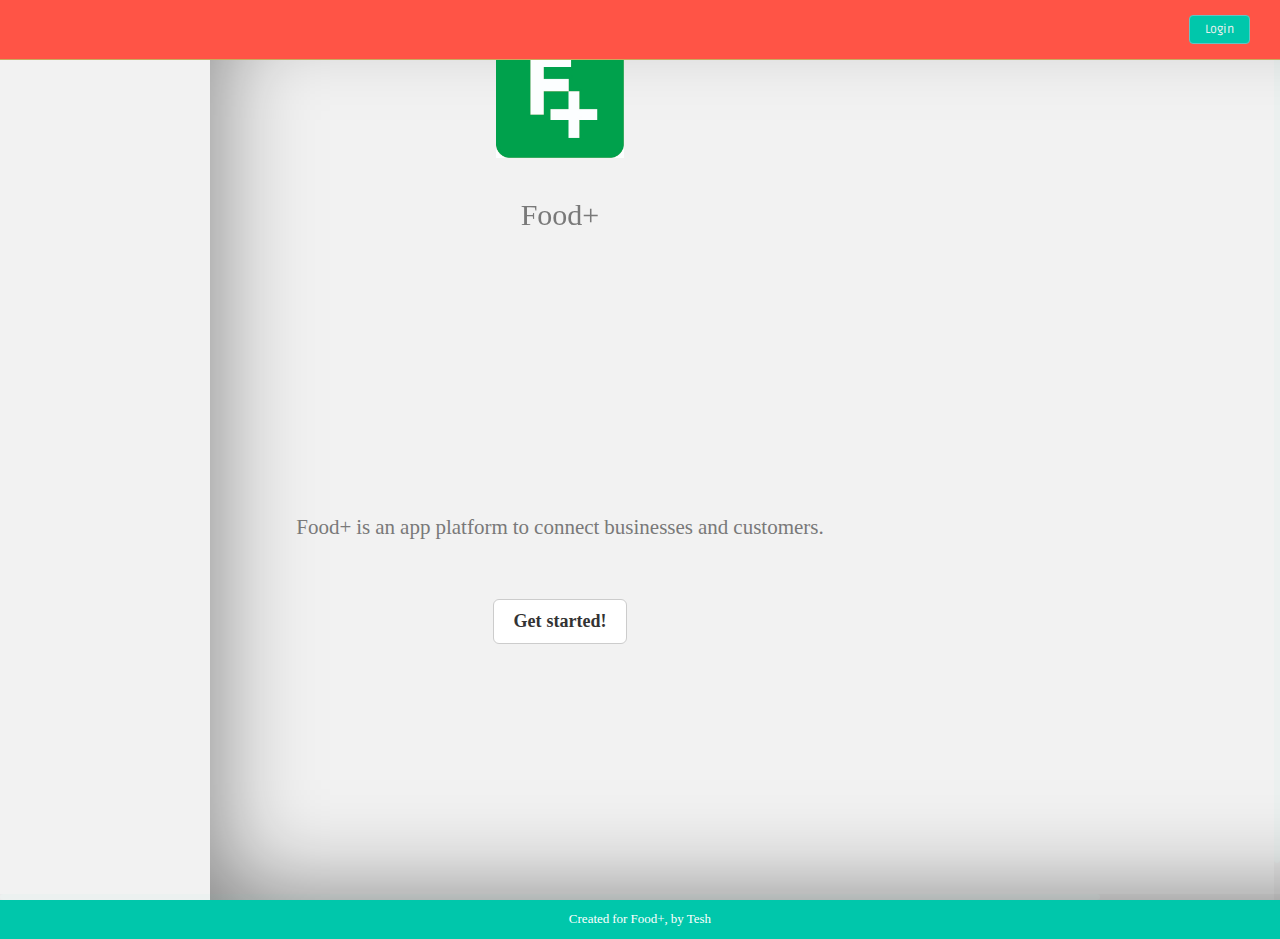
<file: index.html>
<!DOCTYPE html>
<html lang="en">
  <head>
    <meta charset="utf-8">
    <meta http-equiv="X-UA-Compatible" content="IE=edge">
    <meta name="viewport" content="width=device-width, initial-scale=1.0">
    <meta name="description" content="">
    <meta name="author" content="Dashboard">
    <meta name="keyword" content="Dashboard, Bootstrap, Admin, Template, Theme, Responsive, Fluid, Retina">

    <title>Food+</title>

    <!-- Bootstrap core CSS -->
    <link href="assets/css/bootstrap.css" rel="stylesheet">
    <!--external css-->
    <link href="assets/css/cover.css" rel="stylesheet">
    <link href="assets/font-awesome/css/font-awesome.css" rel="stylesheet">
     
    
    <!-- Custom styles for this template -->
    <link href="assets/css/style.css" rel="stylesheet">
    <link href="assets/css/style-responsive.css" rel="stylesheet">

    <style>
.imageW3{
      vertical-align: middle;
     
      margin-left: auto;
      margin-right: auto;
      max-width: 20%;
      max-height: 20%;
      padding-bottom: 20px;
    }
    </style>
  </head>

  <body>

      <!-- **********************************************************************************************************************************************************
      TOP BAR CONTENT & NOTIFICATIONS
      *********************************************************************************************************************************************************** -->
      <!--header start-->
      <header class="header black-bg">
             
          
            <div class="top-menu">
            	<ul class="nav pull-right top-menu">
                    <li><a class="logout" href="login.html">Login</a></li>
            	</ul>
            </div>
        </header>
      <!--header end-->
 
      <section id="main-content">
          
   
      <div class="site-wrapper">

      <div class="site-wrapper-inner">
        <div class="masthead clearfix">
            <div class="inner">
              <img src="assets/img/logo.jpg" alt="Mountain View" class="imageW3">
              <h2 class="form-login-heading">Food+</h1>
              
            </div>
          </div>

        <div class="cover-container">

          

          <div class="inner cover">
            
            <p class="lead">Food+ is an app platform to connect businesses and customers.</p><br><br>
            <a href="login.html" class="btn btn-lg btn-default">Get started!</a>
            
          </div>

          

        </div>

      </div>

    </div>
    </section>


     
      <!--footer start-->
      <footer class="site-footer">
          <div class="text-center">
              Created for Food+, by Tesh
          </div>
      </footer>
      <!--footer end-->

    


    <!-- js placed at the end of the document so the pages load faster -->
    <script src="assets/js/jquery.js"></script>
    <script src="assets/js/jquery-1.8.3.min.js"></script>
    <script src="assets/js/bootstrap.min.js"></script>
    <script class="include" type="text/javascript" src="assets/js/jquery.dcjqaccordion.2.7.js"></script>
    <script src="assets/js/jquery.scrollTo.min.js"></script>
    <script src="assets/js/jquery.nicescroll.js" type="text/javascript"></script>
    <script src="assets/js/jquery.sparkline.js"></script>


    <!--common script for all pages-->
    <script src="assets/js/common-scripts.js"></script>
    
    

    <!--script for this page-->
    <script src="assets/js/sparkline-chart.js"></script>    
	<script src="assets/js/zabuto_calendar.js"></script>	
	
	
	<script type="application/javascript">
        $(document).ready(function () {
            $("#date-popover").popover({html: true, trigger: "manual"});
            $("#date-popover").hide();
            $("#date-popover").click(function (e) {
                $(this).hide();
            });
        
            $("#my-calendar").zabuto_calendar({
                action: function () {
                    return myDateFunction(this.id, false);
                },
                action_nav: function () {
                    return myNavFunction(this.id);
                },
                ajax: {
                    url: "show_data.php?action=1",
                    modal: true
                },
                legend: [
                    {type: "text", label: "Special event", badge: "00"},
                    {type: "block", label: "Regular event", }
                ]
            });
        });
        
        
        function myNavFunction(id) {
            $("#date-popover").hide();
            var nav = $("#" + id).data("navigation");
            var to = $("#" + id).data("to");
            console.log('nav ' + nav + ' to: ' + to.month + '/' + to.year);
        }
    </script>
  

  </body>
</html>
</file>
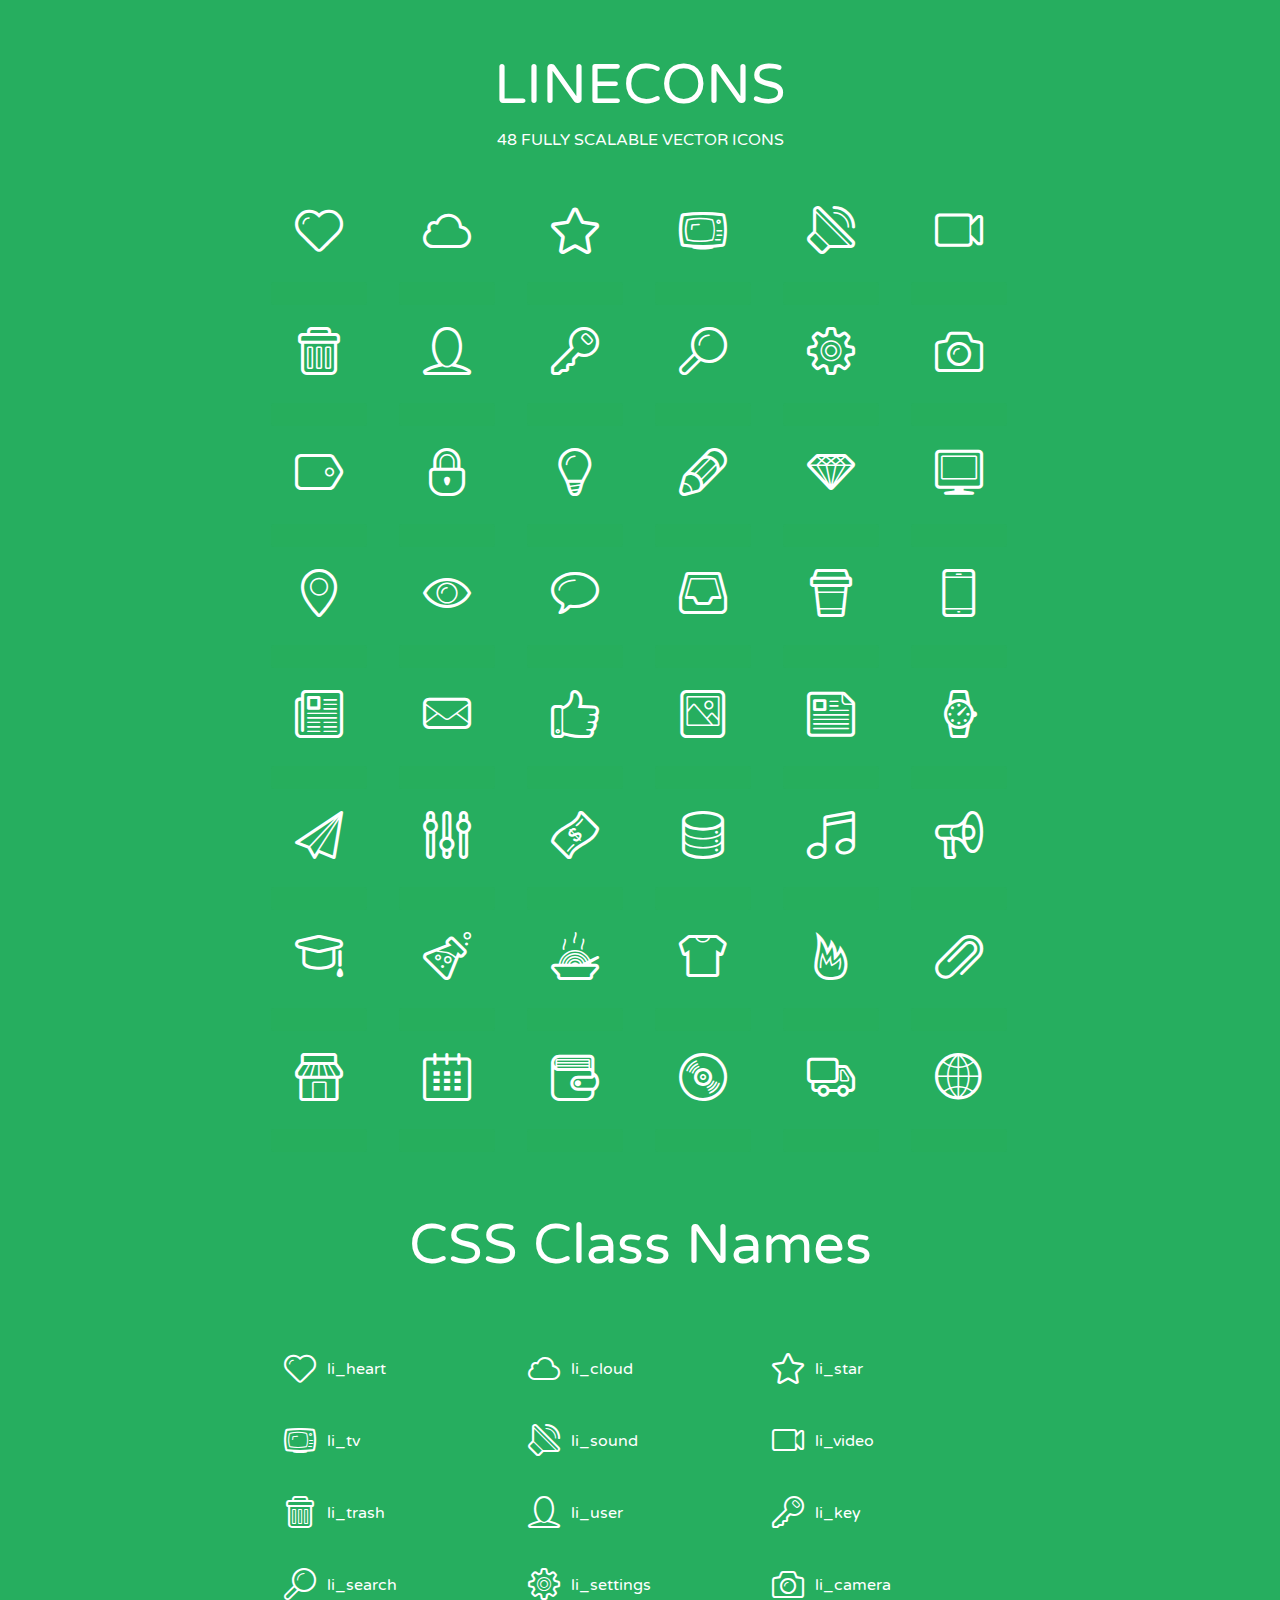
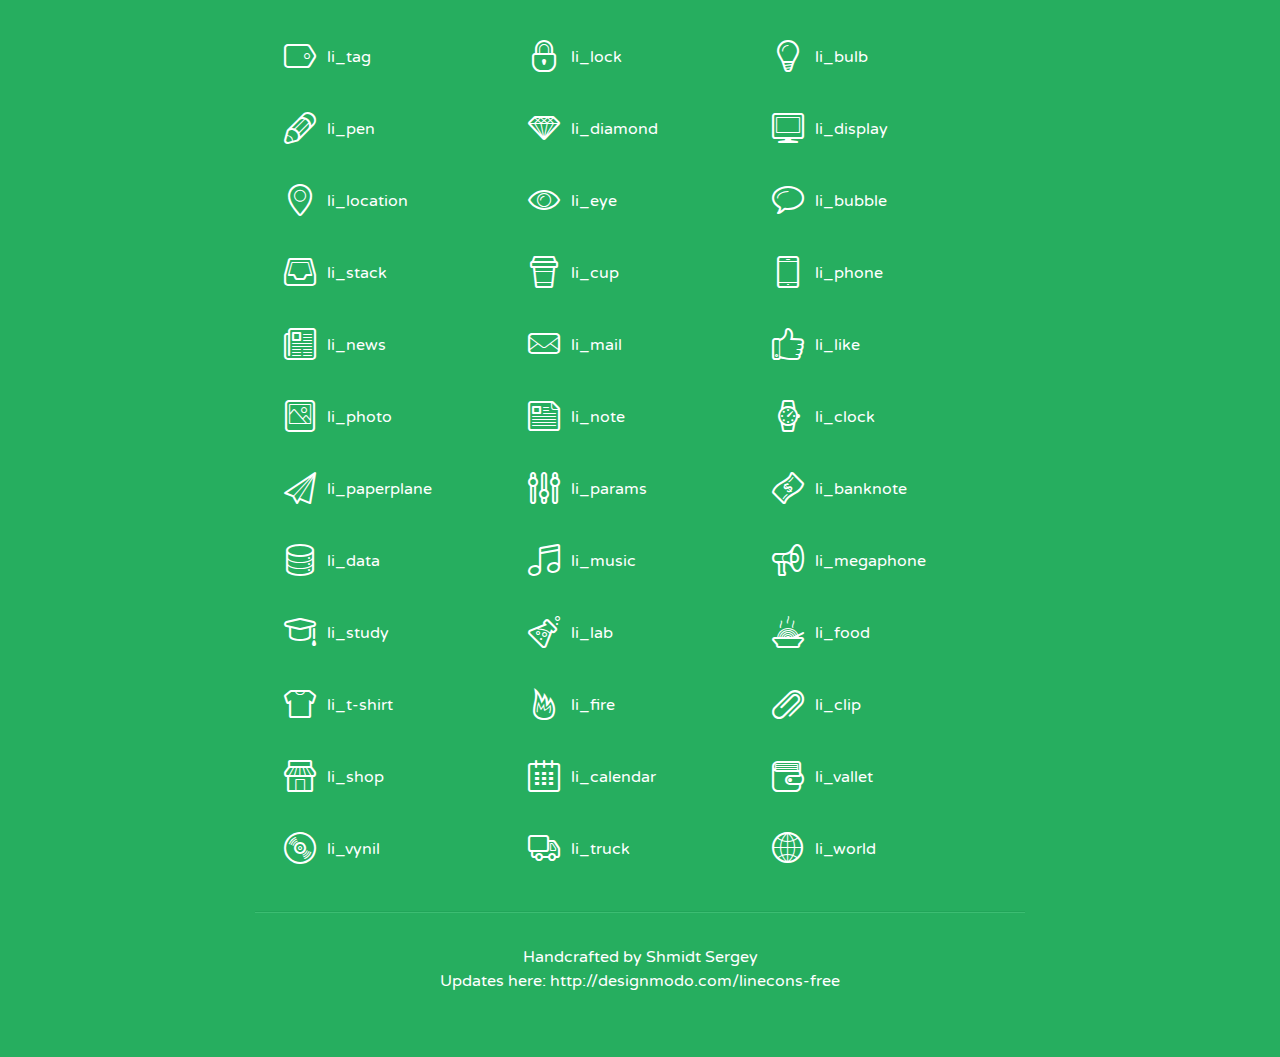
<file: assets/lineicons/index.html>
<!doctype html>
<html>
<head>
<title>LINECONS - 48 Fully Scalable Vector Icons</title>
<link rel="stylesheet" href="style.css" />
<link href='http://fonts.googleapis.com/css?family=Varela+Round' rel='stylesheet' type='text/css'>
<!--[if lte IE 7]><script src="lte-ie7.js"></script><![endif]-->

<!-- 

Thanks http://icomoon.io/app/ for amazing service!

-->


<style>
	section, header, footer {display: block;}
	body {
		font-family: 'Varela Round', sans-serif;
		color: #333333;
		line-height: 1.5;
		font-size: 16px;
		background:#26ae5f;
		color:white;
		-moz-text-shadow: 0 1px 1px rgba(0, 0, 0, 0.21);
		-webkit-text-shadow: 0 1px 1px rgba(0, 0, 0, 0.21);
	}
	* {
		-moz-box-sizing: border-box;
		-webkit-box-sizing: border-box;
		box-sizing: border-box;
		margin: 0;
		padding: 0;
	}
	.glyph {
		float: left;
		text-align: center;
		padding: .5em;
		margin: 0 .5em;
		width: 7em;
		border-radius: .375em;
		top:0;
		position:relative;
		-webkit-transition:0.2s ease-in;
		-o-transition:0.2s ease-in;
		-moz-transition:0.2s ease-in;
		-ie-transition:0.2s ease-in;
		transition:0.2s ease-in;
	}
	.glyph input {
		width: 100%;
		text-align: center;
		font-family: consolas, monospace;
		border-radius:3px;
		border:none;
		padding:4px;
		background:#26AE5C;
		color:#26AE5C;
		-webkit-transition:0.2s ease-in;
		-o-transition:0.2s ease-in;
		-moz-transition:0.2s ease-in;
		-ie-transition:0.2s ease-in;
		transition:0.2s ease-in;
	}
	.glyph:hover input {
		background:#26ae5f;
		padding:4px;
		color:#ffffff;
	}
	.glyph:hover {
		-webkit-transition: all 0.5s ease-out;
		background:#222821;
		color:#fff;
		text-shadow: none;
		-moz-text-shadow: none;
		-webkit-text-shadow: none;
		top:-5px;
		position:relative;
	}
	.glyph input, .mtm {
		margin-top: .75em;
	}
	.w-main {
		width: 770px;
		text-align:center;
	}
	.centered {
		margin-left: auto;
		margin-right: auto;
	}
	.fs1 {
		font-size: 3em;
	}
	header {
		margin: 2em 0;
		padding-bottom: .5em;
	}
	header h1 {
		font-size: 3.5em;
		font-weight: normal;
	}
	.clearfix:before, .clearfix:after { content: ""; display: table; }
	.clearfix:after, .clear { clear: both; }
	footer {
		margin: 2em 0;
		padding: 2em 0;
		border-top: 1px solid rgb(60, 189, 114);
		box-shadow: 0 -1px rgb(33, 165, 89);
	}
	a, a:visited {
		color: #ffffff; text-decoration:none;
	}
	a:hover, a:focus {color: #222821; text-decoration:none;}
	.box1 {
		display: inline-block;
		width: 14em;
		padding: .25em .5em;
		margin: .5em 1em .5em 0;
		text-align:left;
		
	}
	.box1 span { 
		font-size:2em;
		position: relative;
		top: 0.25em;
		margin-right: 0.1em;
	}
</style>
</head>
<body>
	<div class="w-main centered">
	<section class="mtm clearfix" id="glyphs">
	<header>
		<h1>LINECONS</h1>
		<p>48 FULLY SCALABLE VECTOR ICONS</p>
	</header>
	<div class="glyph">
		<div class="fs1" aria-hidden="true" data-icon="&#xe000;"></div>
		<input type="text" readonly="readonly" value="&amp;#xe000;" />
	</div>
	<div class="glyph">
		<div class="fs1" aria-hidden="true" data-icon="&#xe001;"></div>
		<input type="text" readonly="readonly" value="&amp;#xe001;" />
	</div>
	<div class="glyph">
		<div class="fs1" aria-hidden="true" data-icon="&#xe002;"></div>
		<input type="text" readonly="readonly" value="&amp;#xe002;" />
	</div>
	<div class="glyph">
		<div class="fs1" aria-hidden="true" data-icon="&#xe003;"></div>
		<input type="text" readonly="readonly" value="&amp;#xe003;" />
	</div>
	<div class="glyph">
		<div class="fs1" aria-hidden="true" data-icon="&#xe004;"></div>
		<input type="text" readonly="readonly" value="&amp;#xe004;" />
	</div>
	<div class="glyph">
		<div class="fs1" aria-hidden="true" data-icon="&#xe005;"></div>
		<input type="text" readonly="readonly" value="&amp;#xe005;" />
	</div>
	<div class="glyph">
		<div class="fs1" aria-hidden="true" data-icon="&#xe006;"></div>
		<input type="text" readonly="readonly" value="&amp;#xe006;" />
	</div>
	<div class="glyph">
		<div class="fs1" aria-hidden="true" data-icon="&#xe007;"></div>
		<input type="text" readonly="readonly" value="&amp;#xe007;" />
	</div>
	<div class="glyph">
		<div class="fs1" aria-hidden="true" data-icon="&#xe008;"></div>
		<input type="text" readonly="readonly" value="&amp;#xe008;" />
	</div>
	<div class="glyph">
		<div class="fs1" aria-hidden="true" data-icon="&#xe009;"></div>
		<input type="text" readonly="readonly" value="&amp;#xe009;" />
	</div>
	<div class="glyph">
		<div class="fs1" aria-hidden="true" data-icon="&#xe00a;"></div>
		<input type="text" readonly="readonly" value="&amp;#xe00a;" />
	</div>
	<div class="glyph">
		<div class="fs1" aria-hidden="true" data-icon="&#xe00b;"></div>
		<input type="text" readonly="readonly" value="&amp;#xe00b;" />
	</div>
	<div class="glyph">
		<div class="fs1" aria-hidden="true" data-icon="&#xe00c;"></div>
		<input type="text" readonly="readonly" value="&amp;#xe00c;" />
	</div>
	<div class="glyph">
		<div class="fs1" aria-hidden="true" data-icon="&#xe00d;"></div>
		<input type="text" readonly="readonly" value="&amp;#xe00d;" />
	</div>
	<div class="glyph">
		<div class="fs1" aria-hidden="true" data-icon="&#xe00e;"></div>
		<input type="text" readonly="readonly" value="&amp;#xe00e;" />
	</div>
	<div class="glyph">
		<div class="fs1" aria-hidden="true" data-icon="&#xe00f;"></div>
		<input type="text" readonly="readonly" value="&amp;#xe00f;" />
	</div>
	<div class="glyph">
		<div class="fs1" aria-hidden="true" data-icon="&#xe010;"></div>
		<input type="text" readonly="readonly" value="&amp;#xe010;" />
	</div>
	<div class="glyph">
		<div class="fs1" aria-hidden="true" data-icon="&#xe011;"></div>
		<input type="text" readonly="readonly" value="&amp;#xe011;" />
	</div>
	<div class="glyph">
		<div class="fs1" aria-hidden="true" data-icon="&#xe012;"></div>
		<input type="text" readonly="readonly" value="&amp;#xe012;" />
	</div>
	<div class="glyph">
		<div class="fs1" aria-hidden="true" data-icon="&#xe013;"></div>
		<input type="text" readonly="readonly" value="&amp;#xe013;" />
	</div>
	<div class="glyph">
		<div class="fs1" aria-hidden="true" data-icon="&#xe014;"></div>
		<input type="text" readonly="readonly" value="&amp;#xe014;" />
	</div>
	<div class="glyph">
		<div class="fs1" aria-hidden="true" data-icon="&#xe015;"></div>
		<input type="text" readonly="readonly" value="&amp;#xe015;" />
	</div>
	<div class="glyph">
		<div class="fs1" aria-hidden="true" data-icon="&#xe016;"></div>
		<input type="text" readonly="readonly" value="&amp;#xe016;" />
	</div>
	<div class="glyph">
		<div class="fs1" aria-hidden="true" data-icon="&#xe017;"></div>
		<input type="text" readonly="readonly" value="&amp;#xe017;" />
	</div>
	<div class="glyph">
		<div class="fs1" aria-hidden="true" data-icon="&#xe018;"></div>
		<input type="text" readonly="readonly" value="&amp;#xe018;" />
	</div>
	<div class="glyph">
		<div class="fs1" aria-hidden="true" data-icon="&#xe019;"></div>
		<input type="text" readonly="readonly" value="&amp;#xe019;" />
	</div>
	<div class="glyph">
		<div class="fs1" aria-hidden="true" data-icon="&#xe01a;"></div>
		<input type="text" readonly="readonly" value="&amp;#xe01a;" />
	</div>
	<div class="glyph">
		<div class="fs1" aria-hidden="true" data-icon="&#xe01b;"></div>
		<input type="text" readonly="readonly" value="&amp;#xe01b;" />
	</div>
	<div class="glyph">
		<div class="fs1" aria-hidden="true" data-icon="&#xe01c;"></div>
		<input type="text" readonly="readonly" value="&amp;#xe01c;" />
	</div>
	<div class="glyph">
		<div class="fs1" aria-hidden="true" data-icon="&#xe01d;"></div>
		<input type="text" readonly="readonly" value="&amp;#xe01d;" />
	</div>
	<div class="glyph">
		<div class="fs1" aria-hidden="true" data-icon="&#xe01e;"></div>
		<input type="text" readonly="readonly" value="&amp;#xe01e;" />
	</div>
	<div class="glyph">
		<div class="fs1" aria-hidden="true" data-icon="&#xe01f;"></div>
		<input type="text" readonly="readonly" value="&amp;#xe01f;" />
	</div>
	<div class="glyph">
		<div class="fs1" aria-hidden="true" data-icon="&#xe020;"></div>
		<input type="text" readonly="readonly" value="&amp;#xe020;" />
	</div>
	<div class="glyph">
		<div class="fs1" aria-hidden="true" data-icon="&#xe021;"></div>
		<input type="text" readonly="readonly" value="&amp;#xe021;" />
	</div>
	<div class="glyph">
		<div class="fs1" aria-hidden="true" data-icon="&#xe022;"></div>
		<input type="text" readonly="readonly" value="&amp;#xe022;" />
	</div>
	<div class="glyph">
		<div class="fs1" aria-hidden="true" data-icon="&#xe023;"></div>
		<input type="text" readonly="readonly" value="&amp;#xe023;" />
	</div>
	<div class="glyph">
		<div class="fs1" aria-hidden="true" data-icon="&#xe024;"></div>
		<input type="text" readonly="readonly" value="&amp;#xe024;" />
	</div>
	<div class="glyph">
		<div class="fs1" aria-hidden="true" data-icon="&#xe025;"></div>
		<input type="text" readonly="readonly" value="&amp;#xe025;" />
	</div>
	<div class="glyph">
		<div class="fs1" aria-hidden="true" data-icon="&#xe026;"></div>
		<input type="text" readonly="readonly" value="&amp;#xe026;" />
	</div>
	<div class="glyph">
		<div class="fs1" aria-hidden="true" data-icon="&#xe027;"></div>
		<input type="text" readonly="readonly" value="&amp;#xe027;" />
	</div>
	<div class="glyph">
		<div class="fs1" aria-hidden="true" data-icon="&#xe028;"></div>
		<input type="text" readonly="readonly" value="&amp;#xe028;" />
	</div>
	<div class="glyph">
		<div class="fs1" aria-hidden="true" data-icon="&#xe029;"></div>
		<input type="text" readonly="readonly" value="&amp;#xe029;" />
	</div>
	<div class="glyph">
		<div class="fs1" aria-hidden="true" data-icon="&#xe02a;"></div>
		<input type="text" readonly="readonly" value="&amp;#xe02a;" />
	</div>
	<div class="glyph">
		<div class="fs1" aria-hidden="true" data-icon="&#xe02b;"></div>
		<input type="text" readonly="readonly" value="&amp;#xe02b;" />
	</div>
	<div class="glyph">
		<div class="fs1" aria-hidden="true" data-icon="&#xe02c;"></div>
		<input type="text" readonly="readonly" value="&amp;#xe02c;" />
	</div>
	<div class="glyph">
		<div class="fs1" aria-hidden="true" data-icon="&#xe02d;"></div>
		<input type="text" readonly="readonly" value="&amp;#xe02d;" />
	</div>
	<div class="glyph">
		<div class="fs1" aria-hidden="true" data-icon="&#xe02e;"></div>
		<input type="text" readonly="readonly" value="&amp;#xe02e;" />
	</div>
	<div class="glyph">
		<div class="fs1" aria-hidden="true" data-icon="&#xe02f;"></div>
		<input type="text" readonly="readonly" value="&amp;#xe02f;" />
	</div>
	</section>
	<div class="clear"></div>
	<section class="mtm clearfix" id="glyphs">
	<header>
		<h1>CSS Class Names</h1>
	</header>
	<span class="box1">
		<span aria-hidden="true" class="li_heart"></span>
		&nbsp;li_heart
	</span>
	<span class="box1">
		<span aria-hidden="true" class="li_cloud"></span>
		&nbsp;li_cloud
	</span>
	<span class="box1">
		<span aria-hidden="true" class="li_star"></span>
		&nbsp;li_star
	</span>
	<span class="box1">
		<span aria-hidden="true" class="li_tv"></span>
		&nbsp;li_tv
	</span>
	<span class="box1">
		<span aria-hidden="true" class="li_sound"></span>
		&nbsp;li_sound
	</span>
	<span class="box1">
		<span aria-hidden="true" class="li_video"></span>
		&nbsp;li_video
	</span>
	<span class="box1">
		<span aria-hidden="true" class="li_trash"></span>
		&nbsp;li_trash
	</span>
	<span class="box1">
		<span aria-hidden="true" class="li_user"></span>
		&nbsp;li_user
	</span>
	<span class="box1">
		<span aria-hidden="true" class="li_key"></span>
		&nbsp;li_key
	</span>
	<span class="box1">
		<span aria-hidden="true" class="li_search"></span>
		&nbsp;li_search
	</span>
	<span class="box1">
		<span aria-hidden="true" class="li_settings"></span>
		&nbsp;li_settings
	</span>
	<span class="box1">
		<span aria-hidden="true" class="li_camera"></span>
		&nbsp;li_camera
	</span>
	<span class="box1">
		<span aria-hidden="true" class="li_tag"></span>
		&nbsp;li_tag
	</span>
	<span class="box1">
		<span aria-hidden="true" class="li_lock"></span>
		&nbsp;li_lock
	</span>
	<span class="box1">
		<span aria-hidden="true" class="li_bulb"></span>
		&nbsp;li_bulb
	</span>
	<span class="box1">
		<span aria-hidden="true" class="li_pen"></span>
		&nbsp;li_pen
	</span>
	<span class="box1">
		<span aria-hidden="true" class="li_diamond"></span>
		&nbsp;li_diamond
	</span>
	<span class="box1">
		<span aria-hidden="true" class="li_display"></span>
		&nbsp;li_display
	</span>
	<span class="box1">
		<span aria-hidden="true" class="li_location"></span>
		&nbsp;li_location
	</span>
	<span class="box1">
		<span aria-hidden="true" class="li_eye"></span>
		&nbsp;li_eye
	</span>
	<span class="box1">
		<span aria-hidden="true" class="li_bubble"></span>
		&nbsp;li_bubble
	</span>
	<span class="box1">
		<span aria-hidden="true" class="li_stack"></span>
		&nbsp;li_stack
	</span>
	<span class="box1">
		<span aria-hidden="true" class="li_cup"></span>
		&nbsp;li_cup
	</span>
	<span class="box1">
		<span aria-hidden="true" class="li_phone"></span>
		&nbsp;li_phone
	</span>
	<span class="box1">
		<span aria-hidden="true" class="li_news"></span>
		&nbsp;li_news
	</span>
	<span class="box1">
		<span aria-hidden="true" class="li_mail"></span>
		&nbsp;li_mail
	</span>
	<span class="box1">
		<span aria-hidden="true" class="li_like"></span>
		&nbsp;li_like
	</span>
	<span class="box1">
		<span aria-hidden="true" class="li_photo"></span>
		&nbsp;li_photo
	</span>
	<span class="box1">
		<span aria-hidden="true" class="li_note"></span>
		&nbsp;li_note
	</span>
	<span class="box1">
		<span aria-hidden="true" class="li_clock"></span>
		&nbsp;li_clock
	</span>
	<span class="box1">
		<span aria-hidden="true" class="li_paperplane"></span>
		&nbsp;li_paperplane
	</span>
	<span class="box1">
		<span aria-hidden="true" class="li_params"></span>
		&nbsp;li_params
	</span>
	<span class="box1">
		<span aria-hidden="true" class="li_banknote"></span>
		&nbsp;li_banknote
	</span>
	<span class="box1">
		<span aria-hidden="true" class="li_data"></span>
		&nbsp;li_data
	</span>
	<span class="box1">
		<span aria-hidden="true" class="li_music"></span>
		&nbsp;li_music
	</span>
	<span class="box1">
		<span aria-hidden="true" class="li_megaphone"></span>
		&nbsp;li_megaphone
	</span>
	<span class="box1">
		<span aria-hidden="true" class="li_study"></span>
		&nbsp;li_study
	</span>
	<span class="box1">
		<span aria-hidden="true" class="li_lab"></span>
		&nbsp;li_lab
	</span>
	<span class="box1">
		<span aria-hidden="true" class="li_food"></span>
		&nbsp;li_food
	</span>
	<span class="box1">
		<span aria-hidden="true" class="li_t-shirt"></span>
		&nbsp;li_t-shirt
	</span>
	<span class="box1">
		<span aria-hidden="true" class="li_fire"></span>
		&nbsp;li_fire
	</span>
	<span class="box1">
		<span aria-hidden="true" class="li_clip"></span>
		&nbsp;li_clip
	</span>
	<span class="box1">
		<span aria-hidden="true" class="li_shop"></span>
		&nbsp;li_shop
	</span>
	<span class="box1">
		<span aria-hidden="true" class="li_calendar"></span>
		&nbsp;li_calendar
	</span>
	<span class="box1">
		<span aria-hidden="true" class="li_vallet"></span>
		&nbsp;li_vallet
	</span>
	<span class="box1">
		<span aria-hidden="true" class="li_vynil"></span>
		&nbsp;li_vynil
	</span>
	<span class="box1">
		<span aria-hidden="true" class="li_truck"></span>
		&nbsp;li_truck
	</span>
	<span class="box1">
		<span aria-hidden="true" class="li_world"></span>
		&nbsp;li_world
	</span>
	</section>
	<footer>
		<p>Handcrafted by <a href="http://shmidt.in">Shmidt Sergey</a></p>
		<p>Updates here: <a href="http://designmodo.com/linecons-free">http://designmodo.com/linecons-free</a></p>
	</footer>
	</div>
	<script>
	document.getElementById("glyphs").addEventListener("click", function(e) {
		var target = e.target;
		if (target.tagName === "INPUT") {
			target.select();
		}
	});
	</script>
</body>
</html>
</file>
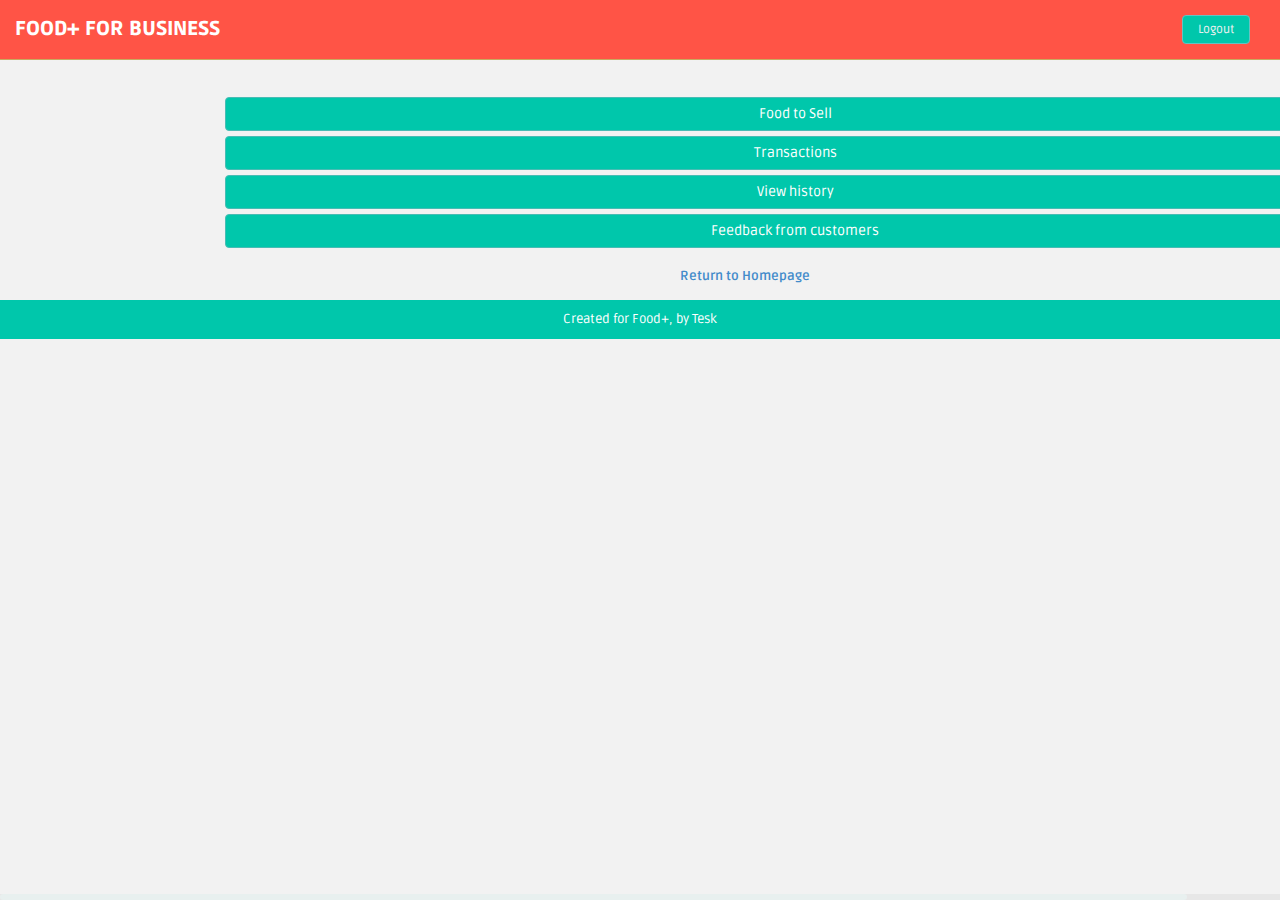
<file: businessgeneral.html>
<!DOCTYPE html>
<html lang="en">
  <head>
    <meta charset="utf-8">
    <meta name="viewport" content="width=device-width, initial-scale=1.0">
    <meta name="description" content="">
    <meta name="author" content="Dashboard">
    <meta name="keyword" content="Dashboard, Bootstrap, Admin, Template, Theme, Responsive, Fluid, Retina">

    <title>Food+</title>

    <!-- Bootstrap core CSS -->
    <link href="assets/css/bootstrap.css" rel="stylesheet">
    <!--external css-->
    <link href="assets/font-awesome/css/font-awesome.css" rel="stylesheet" />
  
    
    <!-- Custom styles for this template -->
    <link href="assets/css/style.css" rel="stylesheet">
    <link href="assets/css/style-responsive.css" rel="stylesheet">
<style>
.link1{
      text-align: center;
      width: 100%;
      margin-left: auto;
      margin-right: auto;
      display: block;
    }
    </style>
  </head>

  <body>

  <section id="container" >
      <!-- **********************************************************************************************************************************************************
      TOP BAR CONTENT & NOTIFICATIONS
      *********************************************************************************************************************************************************** -->
      <!--header start-->
      <header class="header black-bg">
              
            <!--logo start-->
            <a href="index.html" class="logo"><b>Food+ for Business</b></a>
            <!--logo end-->
            
            <div class="top-menu">
            	<ul class="nav pull-right top-menu">
                    <li><a class="logout" href="login.html">Logout</a></li>
            	</ul>
            </div>
        </header>
      <!--header end-->
      
     
   
      
      <!-- **********************************************************************************************************************************************************
      MAIN CONTENT
      *********************************************************************************************************************************************************** -->
      <!--main content start-->
      <section id="main-content">
          <section class="wrapper">
					<div class="row">
							<div class="container">
              <br><br>
              <a class="btn btn-theme btn-block" href="request.html" type="submit"> Food to Sell</a>
              <a class="btn btn-theme btn-block" href="pending.html" type="submit"> Transactions</a>
              <a class="btn btn-theme btn-block" href="transhistory.html" type="submit"> View history</a>
              <a class="btn btn-theme btn-block" href="feedback.html" type="submit"> Feedback from customers</a>
              </div>	
              <br>
              <a href="index.html" class="link1"><b>Return to Homepage</b></a>
              


                      	

          </div>
          <!-- /row -->
            
          </section>
      </section>

      <!--main content end-->
      <!--footer start-->
      <footer class="site-footer">
          <div class="text-center">
              Created for Food+, by Tesk
             
          </div>
      </footer>
      <!--footer end-->
  </section>

    <!-- js placed at the end of the document so the pages load faster -->
    <script src="assets/js/jquery.js"></script>
    <script src="assets/js/jquery-1.8.3.min.js"></script>
    <script src="assets/js/bootstrap.min.js"></script>
    <script class="include" type="text/javascript" src="assets/js/jquery.dcjqaccordion.2.7.js"></script>
    <script src="assets/js/jquery.scrollTo.min.js"></script>
    <script src="assets/js/jquery.nicescroll.js" type="text/javascript"></script>
    <script src="assets/js/jquery.sparkline.js"></script>


    <!--common script for all pages-->
    <script src="assets/js/common-scripts.js"></script>
    
    

    <!--script for this page-->
    <script src="assets/js/sparkline-chart.js"></script>    
	<script src="assets/js/zabuto_calendar.js"></script>	
	
	
	<script type="application/javascript">
        $(document).ready(function () {
            $("#date-popover").popover({html: true, trigger: "manual"});
            $("#date-popover").hide();
            $("#date-popover").click(function (e) {
                $(this).hide();
            });
        
            $("#my-calendar").zabuto_calendar({
                action: function () {
                    return myDateFunction(this.id, false);
                },
                action_nav: function () {
                    return myNavFunction(this.id);
                },
                ajax: {
                    url: "show_data.php?action=1",
                    modal: true
                },
                legend: [
                    {type: "text", label: "Special event", badge: "00"},
                    {type: "block", label: "Regular event", }
                ]
            });
        });
        
        
        function myNavFunction(id) {
            $("#date-popover").hide();
            var nav = $("#" + id).data("navigation");
            var to = $("#" + id).data("to");
            console.log('nav ' + nav + ' to: ' + to.month + '/' + to.year);
        }
    </script>
  

  </body>
</html>
</file>
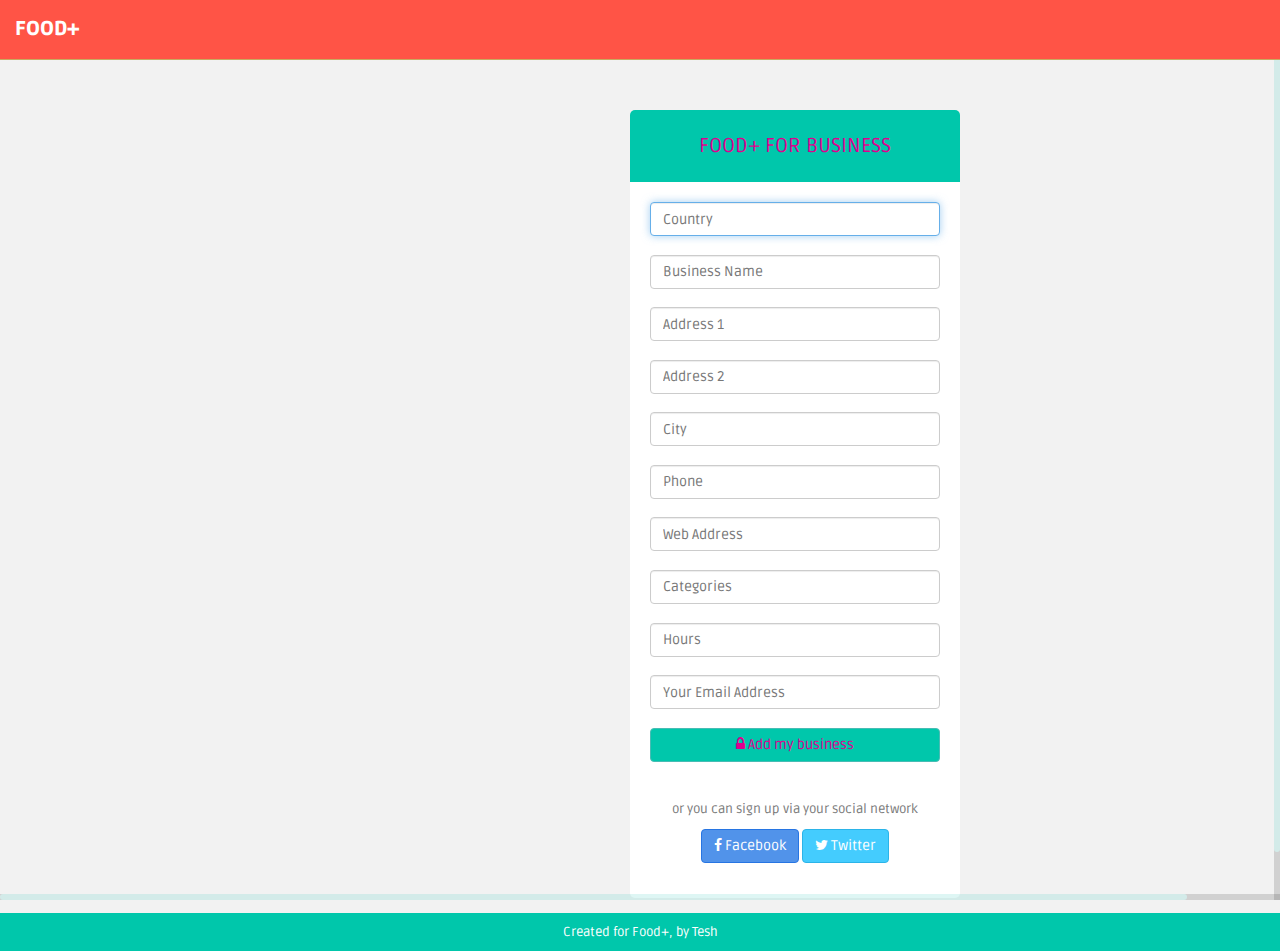
<file: createaccount.html>
<!DOCTYPE html>
<html lang="en">
  <head>
    <meta charset="utf-8">
    <meta name="viewport" content="width=device-width, initial-scale=1.0">
    <meta name="description" content="">
    <meta name="author" content="Dashboard">
    <meta name="keyword" content="Dashboard, Bootstrap, Admin, Template, Theme, Responsive, Fluid, Retina">

    <title>Food+</title>

    <!-- Bootstrap core CSS -->
    <link href="assets/css/bootstrap.css" rel="stylesheet">
    <!--external css-->
    <link href="assets/font-awesome/css/font-awesome.css" rel="stylesheet" />
     
    
    <!-- Custom styles for this template -->
    <link href="assets/css/style.css" rel="stylesheet">
    <link href="assets/css/style-responsive.css" rel="stylesheet">


    
    <!-- HTML5 shim and Respond.js IE8 support of HTML5 elements and media queries -->
    <!--[if lt IE 9]>
      <script src="https://oss.maxcdn.com/libs/html5shiv/3.7.0/html5shiv.js"></script>
      <script src="https://oss.maxcdn.com/libs/respond.js/1.4.2/respond.min.js"></script>
    <![endif]-->
    <style>
    #color{
      color: #dd008F;
    }
    </style>
  </head>

  <body>

  <section id="container" >
      <!-- **********************************************************************************************************************************************************
      TOP BAR CONTENT & NOTIFICATIONS
      *********************************************************************************************************************************************************** -->
      <!--header start-->
      <header class="header black-bg">
              
            <!--logo start-->
            <a href="index.html" class="logo"><b>Food+</b></a>
            <!--logo end-->
           
            
        </header>
      <!--header end-->
      
      <!-- **********************************************************************************************************************************************************
      MAIN SIDEBAR MENU
      *********************************************************************************************************************************************************** -->
    
      
      <!-- **********************************************************************************************************************************************************
      MAIN CONTENT
      *********************************************************************************************************************************************************** -->
      <!--main content start-->
      <section id="main-content">
          <section class="wrapper">
					<div class="row">
							<div class="container">
          <form class="form-login" action="businessgeneral.html">
            <h2 class="form-login-heading" id="color">Food+ for Business</h2>
            <div class="login-wrap">
                <input type="text" class="form-control" placeholder="Country" autofocus>
                <br>
                <input type="password" class="form-control" placeholder="Business Name">
                <br>
                <input type="text" class="form-control" placeholder="Address 1" autofocus>
                <br>
                <input type="password" class="form-control" placeholder="Address 2">
                <br>
                <input type="text" class="form-control" placeholder="City" autofocus>
                <br>
                <input type="password" class="form-control" placeholder="Phone">
                <br>
                <input type="text" class="form-control" placeholder="Web Address" autofocus>
                <br>
                <input type="password" class="form-control" placeholder="Categories">
                <br>
                <input type="text" class="form-control" placeholder="Hours" autofocus>
                <br>
                <input type="password" class="form-control" placeholder="Your Email Address">
                <br>
                <button class="btn btn-theme btn-block" href="businessgeneral.html" id="color" type="submit"><i class="fa fa-lock"></i> Add my business</button>
                <br>
                
                <div class="login-social-link centered">
                <p>or you can sign up via your social network</p>
                    <button class="btn btn-facebook" type="submit"><i class="fa fa-facebook"></i> Facebook</button>
                    <button class="btn btn-twitter" type="submit"><i class="fa fa-twitter"></i> Twitter</button>
                </div>
    
            </div>
  
    
          </form>     
      
      </div>	            	

          </div>
          <!-- /row -->
            
          </section>
      </section>

      <!--main content end-->
      <!--footer start-->
      <footer class="site-footer">
          <div class="text-center">
              Created for Food+, by Tesh
          </div>
      </footer>
      <!--footer end-->


    <!-- js placed at the end of the document so the pages load faster -->
    <script src="assets/js/jquery.js"></script>
    <script src="assets/js/jquery-1.8.3.min.js"></script>
    <script src="assets/js/bootstrap.min.js"></script>
    <script class="include" type="text/javascript" src="assets/js/jquery.dcjqaccordion.2.7.js"></script>
    <script src="assets/js/jquery.scrollTo.min.js"></script>
    <script src="assets/js/jquery.nicescroll.js" type="text/javascript"></script>
    <script src="assets/js/jquery.sparkline.js"></script>


    <!--common script for all pages-->
    <script src="assets/js/common-scripts.js"></script>
    
    

    <!--script for this page-->
    <script src="assets/js/sparkline-chart.js"></script>    
	<script src="assets/js/zabuto_calendar.js"></script>	
	
	
	<script type="application/javascript">
        $(document).ready(function () {
            $("#date-popover").popover({html: true, trigger: "manual"});
            $("#date-popover").hide();
            $("#date-popover").click(function (e) {
                $(this).hide();
            });
        
            $("#my-calendar").zabuto_calendar({
                action: function () {
                    return myDateFunction(this.id, false);
                },
                action_nav: function () {
                    return myNavFunction(this.id);
                },
                ajax: {
                    url: "show_data.php?action=1",
                    modal: true
                },
                legend: [
                    {type: "text", label: "Special event", badge: "00"},
                    {type: "block", label: "Regular event", }
                ]
            });
        });
        
        
        function myNavFunction(id) {
            $("#date-popover").hide();
            var nav = $("#" + id).data("navigation");
            var to = $("#" + id).data("to");
            console.log('nav ' + nav + ' to: ' + to.month + '/' + to.year);
        }
    </script>
  

  </body>
</html>
</file>
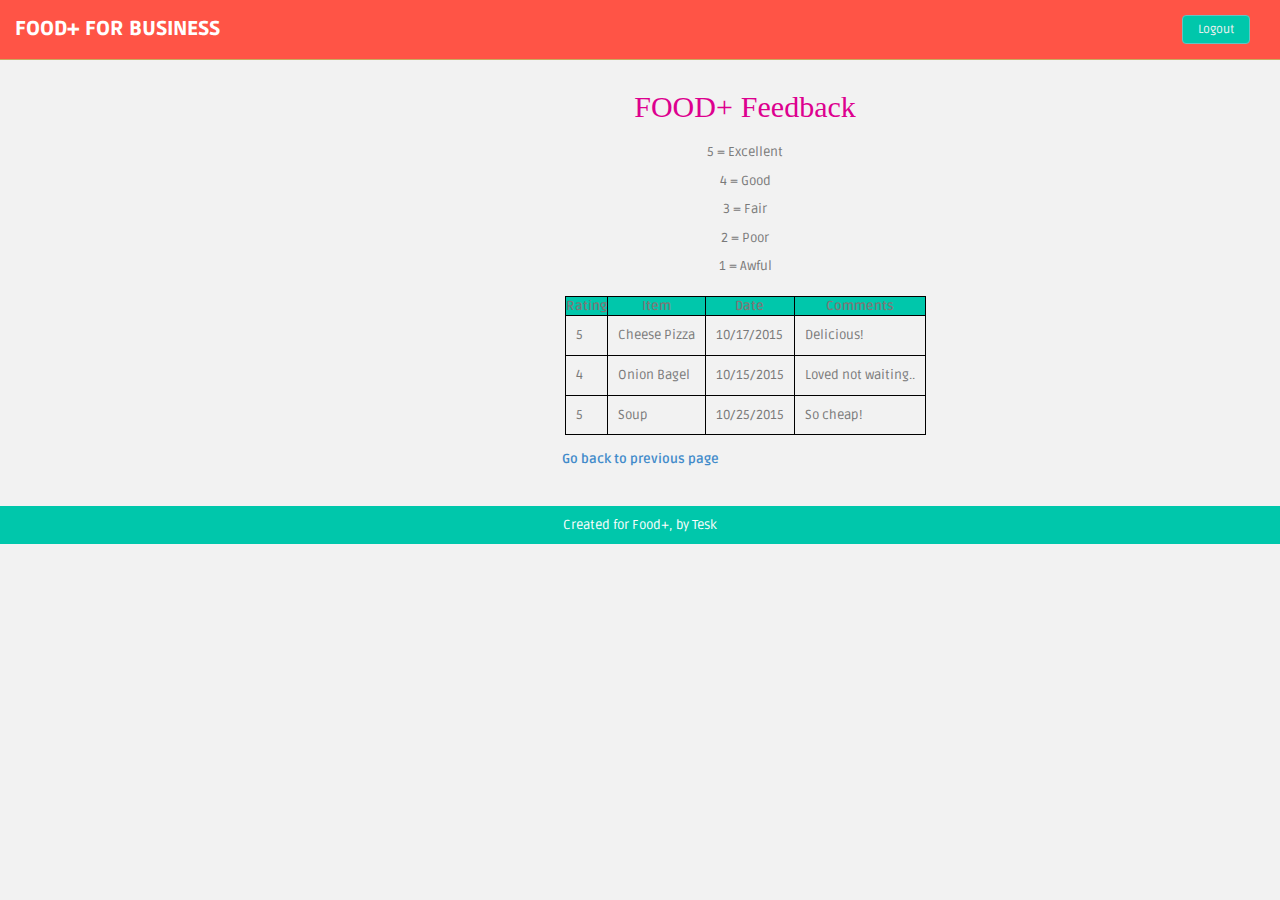
<file: feedback.html>
<!DOCTYPE html>
<html lang="en">
  <head>
    <meta charset="utf-8">
    <meta name="viewport" content="width=device-width, initial-scale=1.0">
    <meta name="description" content="">
    <meta name="author" content="Dashboard">
    <meta name="keyword" content="Dashboard, Bootstrap, Admin, Template, Theme, Responsive, Fluid, Retina">

    <title>Food+</title>

    <!-- Bootstrap core CSS -->
    <link href="assets/css/bootstrap.css" rel="stylesheet">
    <!--external css-->
    <link href="assets/font-awesome/css/font-awesome.css" rel="stylesheet" />
    <link rel="stylesheet" type="text/css" href="assets/css/zabuto_calendar.css">
    <link rel="stylesheet" type="text/css" href="assets/js/gritter/css/jquery.gritter.css" />
    <link rel="stylesheet" type="text/css" href="assets/lineicons/style.css">    
    
    <!-- Custom styles for this template -->
    <link href="assets/css/style.css" rel="stylesheet">
    <link href="assets/css/style-responsive.css" rel="stylesheet">

    <script src="assets/js/chart-master/Chart.js"></script>
    
    <!-- HTML5 shim and Respond.js IE8 support of HTML5 elements and media queries -->
    <!--[if lt IE 9]>
      <script src="https://oss.maxcdn.com/libs/html5shiv/3.7.0/html5shiv.js"></script>
      <script src="https://oss.maxcdn.com/libs/respond.js/1.4.2/respond.min.js"></script>
    <![endif]-->
 <style>
    .modified{
      width: 100%;
      text-align: center;
      padding: 10px 10px 10px 10px;
      font-family: 'FontAwesome';
      color: #dd008f;
    }
    .pendingtransaction{
      max-width: 70%;
      margin-left: auto;
      margin-right: auto;
    }

    th{
      background-color: #00c7ab;
      border: solid 1px black;
      text-align: center;
    }
    td{
      padding: 10px 10px 10px 10px;
      border: solid 1px black;
    }
    .link1{
      text-align: center;
      width: 100%;
      margin-left: auto;
      margin-right: auto;
      display: block;
    }
    .feedback{
      text-align: center;
      padding-bottom: 10px;
    }
    </style>
  </head>

  <body>

  <section id="container" >
      <!-- **********************************************************************************************************************************************************
      TOP BAR CONTENT & NOTIFICATIONS
      *********************************************************************************************************************************************************** -->
      <!--header start-->
      <header class="header black-bg">
              
            <!--logo start-->
            <a href="index.html" class="logo"><b>Food+ for Business</b></a>
            <!--logo end-->
            
            <div class="top-menu">
            	<ul class="nav pull-right top-menu">
                    <li><a class="logout" href="login.html">Logout</a></li>
            	</ul>
            </div>
        </header>
      <!--header end-->
      
      <!-- **********************************************************************************************************************************************************-->
      <!--main content start-->
      <section id="main-content">
          <section class="wrapper">
					<div class="row">
            <h2 class="modified">FOOD+ Feedback</h2>
            <div class="feedback">
                <p> 5 = Excellent </p>
                <p> 4 = Good </p>
                <p> 3 = Fair </p>
                <p> 2 = Poor </p>
                <p> 1 = Awful </p> 
              </div>
							<table class="pendingtransaction">
                 
                       
  <tr>
    <th>Rating</th>
    <th>Item</th>
    <th>Date</th>
    <th>Comments</th>

  </tr><tr>  
    <td>5</td>
    <td>Cheese Pizza</td>
    <td>10/17/2015</td>
    <td>Delicious!</td>
  </tr>
  <tr>
    <td>4</td>
    <td>Onion Bagel</td>
    <td>10/15/2015</td>
    <td>Loved not waiting..</td>
  </tr>
  <tr>
    <td>5</td>
    <td>Soup</td>
    <td>10/25/2015</td>
    <td>So cheap!</td>
  </tr>
</table>
                      	

          </div>
          <!-- /row -->
            
          </section>
      </section>

      <!--main content end-->
      <a href="businessgeneral.html" class="link1"><b>Go back to previous page</b></a><br><br>
      <!--footer start-->
      <footer class="site-footer">
          <div class="text-center">
              Created for Food+, by Tesk
              
          </div>
      </footer>
      <!--footer end-->
  </section>

    <!-- js placed at the end of the document so the pages load faster -->
    <script src="assets/js/jquery.js"></script>
    <script src="assets/js/jquery-1.8.3.min.js"></script>
    <script src="assets/js/bootstrap.min.js"></script>
    <script class="include" type="text/javascript" src="assets/js/jquery.dcjqaccordion.2.7.js"></script>
    <script src="assets/js/jquery.scrollTo.min.js"></script>
    <script src="assets/js/jquery.nicescroll.js" type="text/javascript"></script>
    <script src="assets/js/jquery.sparkline.js"></script>


    <!--common script for all pages-->
    <script src="assets/js/common-scripts.js"></script>
    
    

    <!--script for this page-->
    <script src="assets/js/sparkline-chart.js"></script>    
	<script src="assets/js/zabuto_calendar.js"></script>	
	
	
	<script type="application/javascript">
        $(document).ready(function () {
            $("#date-popover").popover({html: true, trigger: "manual"});
            $("#date-popover").hide();
            $("#date-popover").click(function (e) {
                $(this).hide();
            });
        
            $("#my-calendar").zabuto_calendar({
                action: function () {
                    return myDateFunction(this.id, false);
                },
                action_nav: function () {
                    return myNavFunction(this.id);
                },
                ajax: {
                    url: "show_data.php?action=1",
                    modal: true
                },
                legend: [
                    {type: "text", label: "Special event", badge: "00"},
                    {type: "block", label: "Regular event", }
                ]
            });
        });
        
        
        function myNavFunction(id) {
            $("#date-popover").hide();
            var nav = $("#" + id).data("navigation");
            var to = $("#" + id).data("to");
            console.log('nav ' + nav + ' to: ' + to.month + '/' + to.year);
        }
    </script>
  

  </body>
</html>
</file>
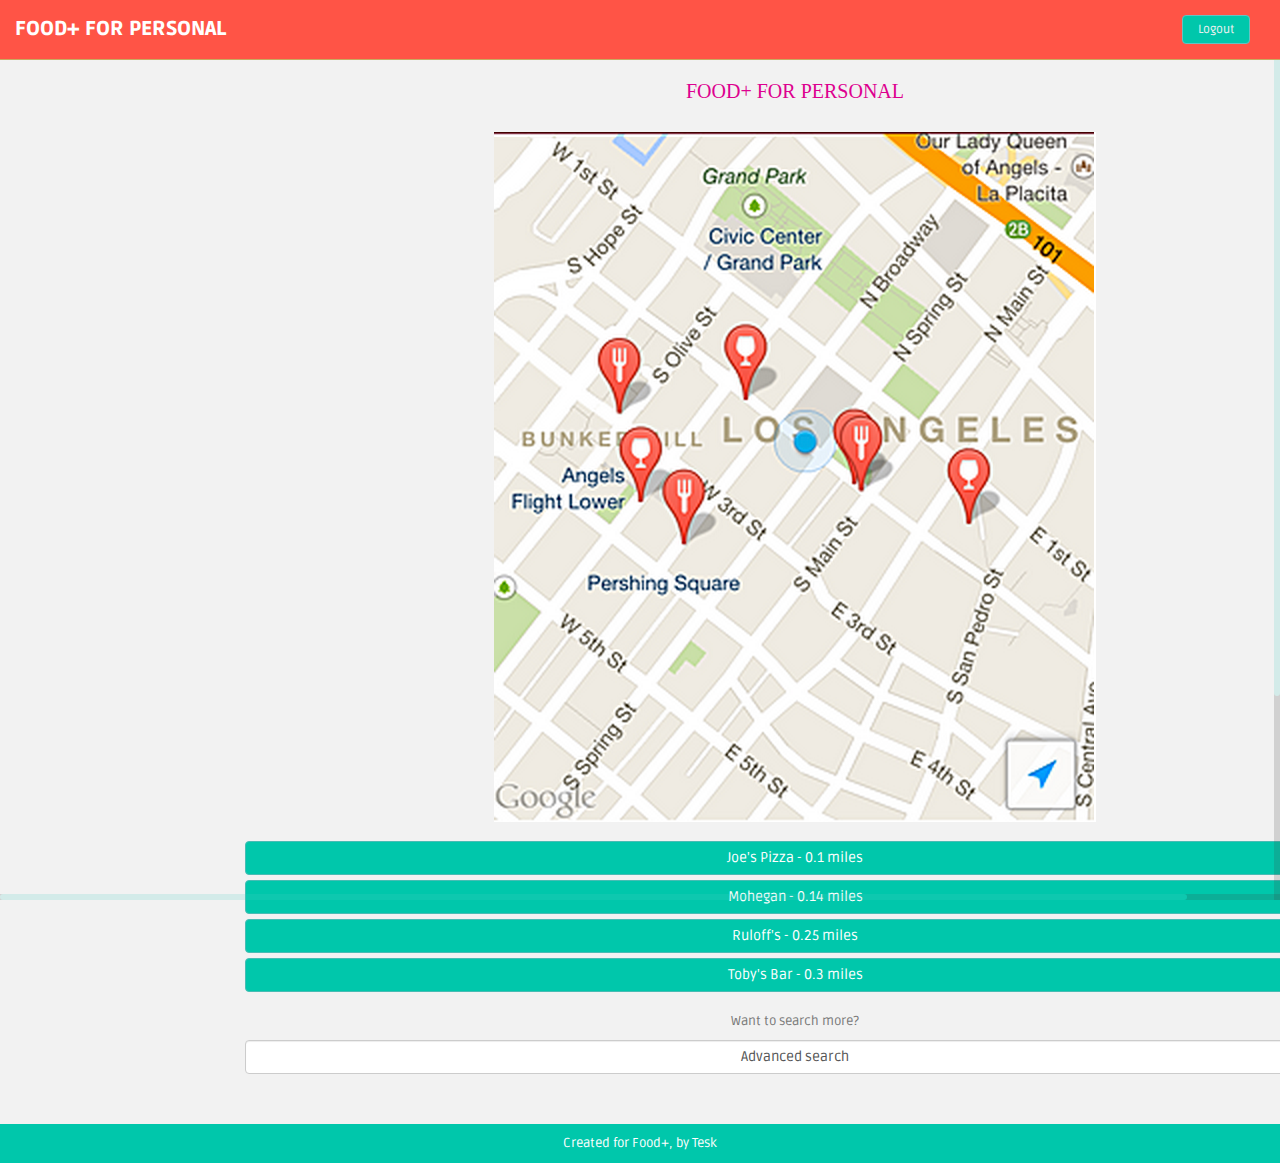
<file: geo1.html>
<!DOCTYPE html>
<html lang="en">
  <head>
    <meta charset="utf-8">
    <meta name="viewport" content="width=device-width, initial-scale=1.0">
    <meta name="description" content="">
    <meta name="author" content="Dashboard">
    <meta name="keyword" content="Dashboard, Bootstrap, Admin, Template, Theme, Responsive, Fluid, Retina">

    <title>Food+</title>

    <!-- Bootstrap core CSS -->
    <link href="assets/css/bootstrap.css" rel="stylesheet">
    <!--external css-->
    <link href="assets/font-awesome/css/font-awesome.css" rel="stylesheet" />
      
    
    <!-- Custom styles for this template -->
    <link href="assets/css/style.css" rel="stylesheet">
    <link href="assets/css/style-responsive.css" rel="stylesheet">


    
    <!-- HTML5 shim and Respond.js IE8 support of HTML5 elements and media queries -->
    <!--[if lt IE 9]>
      <script src="https://oss.maxcdn.com/libs/html5shiv/3.7.0/html5shiv.js"></script>
      <script src="https://oss.maxcdn.com/libs/respond.js/1.4.2/respond.min.js"></script>
    <![endif]-->
     <style>
    .imageW3{
      vertical-align: middle;
      display: block;
      margin-left: auto;
      margin-right: auto;
      max-width: 100%;
      max-height: 80%;
    }
    .modified{
      font-family: "FontAwesome";

  margin-top: 20px;
  text-align: center;
  color: #DD008F;
  border-radius: 5px 5px 0 0;
  -webkit-border-radius: 5px 5px 0 0;

  font-size: 20px;
  font-weight: bold;
  text-transform: uppercase;
  font-weight: 500;


    }
    </style>
  </head>

  <body>

  <section id="container" >
      <!-- **********************************************************************************************************************************************************
      TOP BAR CONTENT & NOTIFICATIONS
      *********************************************************************************************************************************************************** -->
      <!--header start-->
      <header class="header black-bg">
              
            <!--logo start-->
            <a href="index.html" class="logo"><b>Food+ For Personal</b></a>
            <!--logo end-->
            <div class="top-menu">
              <ul class="nav pull-right top-menu">
                    <li><a class="logout" href="login.html">Logout</a></li>
              </ul>
            </div>
        </header>
      <!--header end-->
      
      
      <!-- **********************************************************************************************************************************************************
      MAIN CONTENT
      *********************************************************************************************************************************************************** -->
      <!--main content start-->
      <section id="main-content">
          <section class="wrapper">
					<div class="row">
							<div class="container">
            
            <h2 class="modified">Food+ for Personal</h2>
            <div class="login-wrap">
              <img src="assets/img/pic1.png" alt="Mountain View" class="imageW3">
              <br>
              <a class="btn btn-theme btn-block" href="geo2.html" type="submit"> Joe's Pizza - 0.1 miles</a>
              <a class="btn btn-theme btn-block" href="login.html" type="submit"> Mohegan - 0.14 miles</a>
              <a class="btn btn-theme btn-block" href="login.html" type="submit"> Ruloff's - 0.25 miles</a>
              <a class="btn btn-theme btn-block" href="login.html" type="submit"> Toby's Bar - 0.3 miles</a>

   
              <div class="login-social-link centered">
              <p>Want to search more?</p>
         
              <button class="form-control" type="submit">Advanced search</button>
              </div>
                
    
            </div>
    
            
      
        </div>	
                      	

          </div>
          <!-- /row -->
            
          </section>
      </section>

      <!--main content end-->
      <!--footer start-->
      <footer class="site-footer">
          <div class="text-center">
              Created for Food+, by Tesk
              
          </div>
      </footer>
      <!--footer end-->
  </section>

    <!-- js placed at the end of the document so the pages load faster -->
    <script src="assets/js/jquery.js"></script>
    <script src="assets/js/jquery-1.8.3.min.js"></script>
    <script src="assets/js/bootstrap.min.js"></script>
    <script class="include" type="text/javascript" src="assets/js/jquery.dcjqaccordion.2.7.js"></script>
    <script src="assets/js/jquery.scrollTo.min.js"></script>
    <script src="assets/js/jquery.nicescroll.js" type="text/javascript"></script>
    <script src="assets/js/jquery.sparkline.js"></script>


    <!--common script for all pages-->
    <script src="assets/js/common-scripts.js"></script>
    
    

    <!--script for this page-->
    <script src="assets/js/sparkline-chart.js"></script>    
	<script src="assets/js/zabuto_calendar.js"></script>	
	
	
	<script type="application/javascript">
        $(document).ready(function () {
            $("#date-popover").popover({html: true, trigger: "manual"});
            $("#date-popover").hide();
            $("#date-popover").click(function (e) {
                $(this).hide();
            });
        
            $("#my-calendar").zabuto_calendar({
                action: function () {
                    return myDateFunction(this.id, false);
                },
                action_nav: function () {
                    return myNavFunction(this.id);
                },
                ajax: {
                    url: "show_data.php?action=1",
                    modal: true
                },
                legend: [
                    {type: "text", label: "Special event", badge: "00"},
                    {type: "block", label: "Regular event", }
                ]
            });
        });
        
        
        function myNavFunction(id) {
            $("#date-popover").hide();
            var nav = $("#" + id).data("navigation");
            var to = $("#" + id).data("to");
            console.log('nav ' + nav + ' to: ' + to.month + '/' + to.year);
        }
    </script>
  

  </body>
</html>
</file>
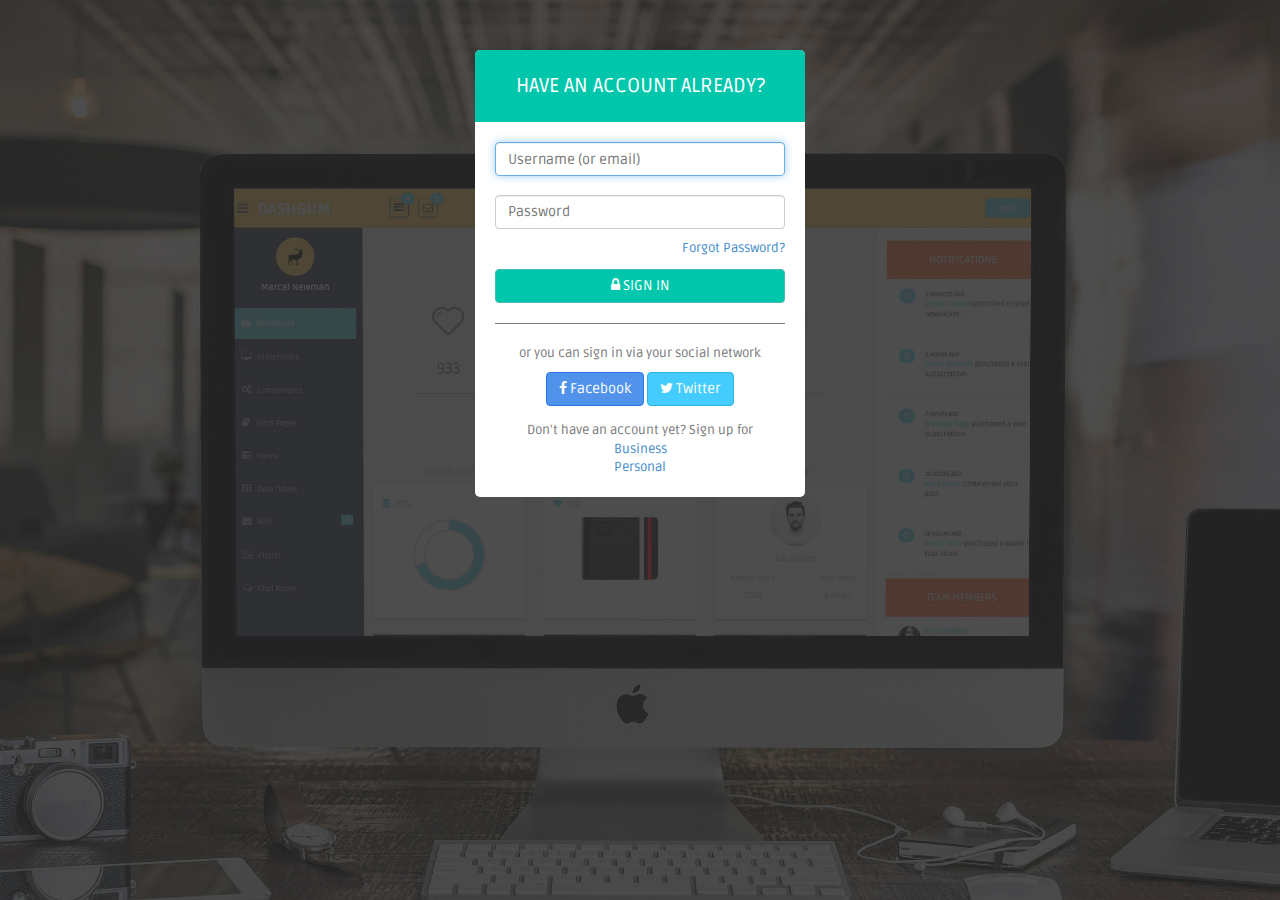
<file: login.html>
<!DOCTYPE html>
<html lang="en">
  <head>
    <meta charset="utf-8">
    <meta name="viewport" content="width=device-width, initial-scale=1.0">
    <meta name="description" content="">
    <meta name="author" content="Dashboard">
    <meta name="keyword" content="Dashboard, Bootstrap, Admin, Template, Theme, Responsive, Fluid, Retina">

    <title>Food+</title>

    <!-- Bootstrap core CSS -->
    <link href="assets/css/bootstrap.css" rel="stylesheet">
    <!--external css-->
    <link href="assets/font-awesome/css/font-awesome.css" rel="stylesheet" />
        
    <!-- Custom styles for this template -->
    <link href="assets/css/style.css" rel="stylesheet">
    <link href="assets/css/style-responsive.css" rel="stylesheet">

    <!-- HTML5 shim and Respond.js IE8 support of HTML5 elements and media queries -->
    <!--[if lt IE 9]>
      <script src="https://oss.maxcdn.com/libs/html5shiv/3.7.0/html5shiv.js"></script>
      <script src="https://oss.maxcdn.com/libs/respond.js/1.4.2/respond.min.js"></script>
    <![endif]-->
  </head>

  <body>

      <!-- **********************************************************************************************************************************************************
      MAIN CONTENT
      *********************************************************************************************************************************************************** -->

	  <div id="login-page">
	  	<div class="container">
	  	
		      <form class="form-login" action="index.html">
		        <h2 class="form-login-heading">Have an account already?</h2>
		        <div class="login-wrap">
		            <input type="text" class="form-control" placeholder="Username (or email)" autofocus>
		            <br>
		            <input type="password" class="form-control" placeholder="Password">
		            <label class="checkbox">
		                <span class="pull-right">
		                    <a data-toggle="modal" href="login.html#myModal"> Forgot Password?</a>
		
		                </span>
		            </label>
		            <button class="btn btn-theme btn-block" href="index.html" type="submit"><i class="fa fa-lock"></i> SIGN IN</button>
		            <hr>
		            
		            <div class="login-social-link centered">
		            <p>or you can sign in via your social network</p>
		                <button class="btn btn-facebook" type="submit"><i class="fa fa-facebook"></i> Facebook</button>
		                <button class="btn btn-twitter" type="submit"><i class="fa fa-twitter"></i> Twitter</button>
		            </div>
		            <div class="registration">
		                Don't have an account yet? Sign up for <br/>
		                <a class="" href="createaccount.html">
		                    Business
		                </a>
		                <br>
		                <a class="" href="personalaccount.html">
		                    Personal
		                </a>
		            </div>
		
		        </div>
		
		          <!-- Modal -->
		          <div aria-hidden="true" aria-labelledby="myModalLabel" role="dialog" tabindex="-1" id="myModal" class="modal fade">
		              <div class="modal-dialog">
		                  <div class="modal-content">
		                      <div class="modal-header">
		                          <button type="button" class="close" data-dismiss="modal" aria-hidden="true">&times;</button>
		                          <h4 class="modal-title">Forgot Password ?</h4>
		                      </div>
		                      <div class="modal-body">
		                          <p>Enter your e-mail address below to reset your password.</p>
		                          <input type="text" name="email" placeholder="Email" autocomplete="off" class="form-control placeholder-no-fix">
		
		                      </div>
		                      <div class="modal-footer">
		                          <button data-dismiss="modal" class="btn btn-default" type="button">Cancel</button>
		                          <button class="btn btn-theme" type="button">Submit</button>
		                      </div>
		                  </div>
		              </div>
		          </div>
		          <!-- modal -->
		
		      </form>	  	
	  	
	  	</div>
	  </div>

    <!-- js placed at the end of the document so the pages load faster -->
    <script src="assets/js/jquery.js"></script>
    <script src="assets/js/bootstrap.min.js"></script>

    <!--BACKSTRETCH-->
    <!-- You can use an image of whatever size. This script will stretch to fit in any screen size.-->
    <script type="text/javascript" src="assets/js/jquery.backstretch.min.js"></script>
    <script>
        $.backstretch("assets/img/login-bg.jpg", {speed: 500});
    </script>


  </body>
</html>
</file>
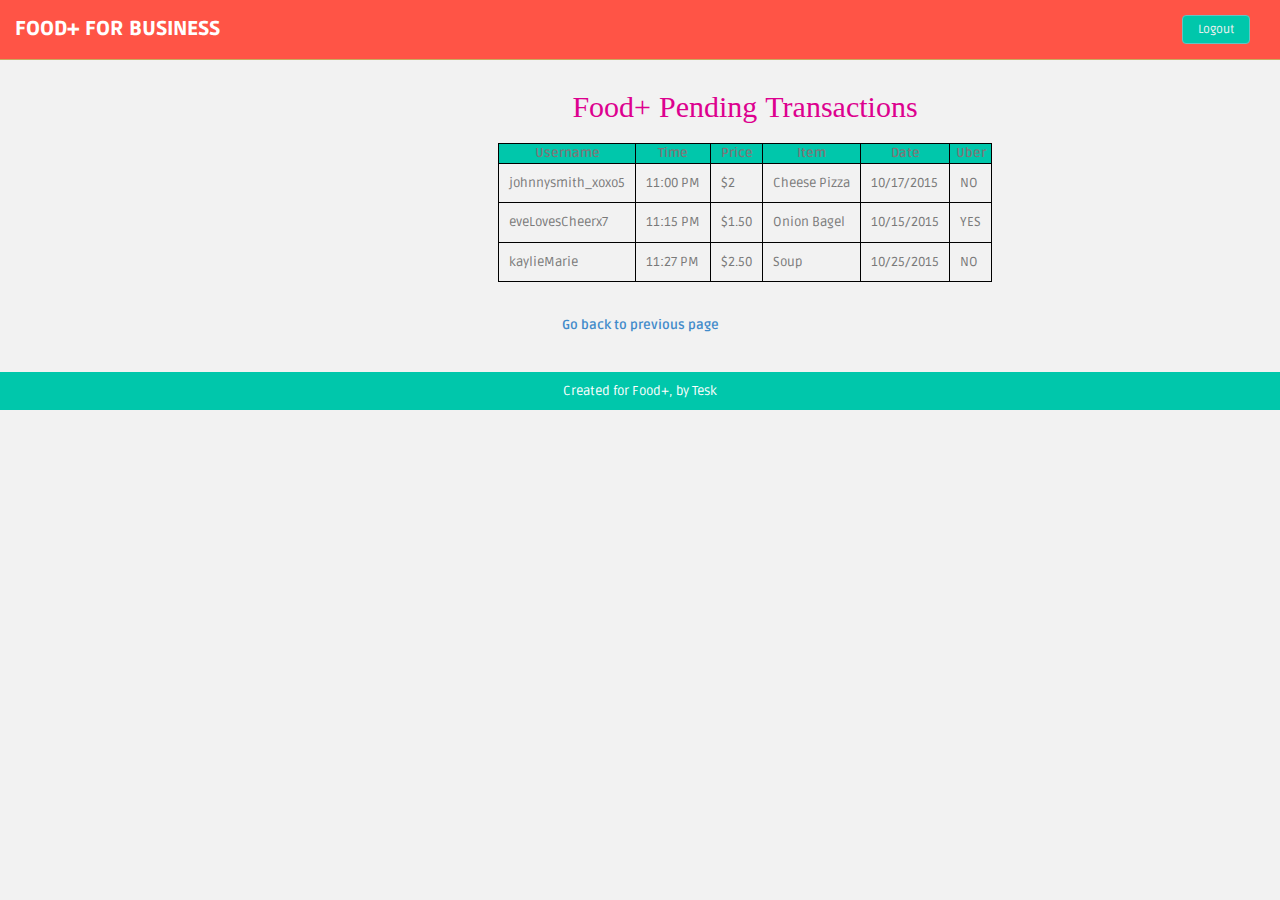
<file: pending.html>
<!DOCTYPE html>
<html lang="en">
  <head>
    <meta charset="utf-8">
    <meta name="viewport" content="width=device-width, initial-scale=1.0">
    <meta name="description" content="">
    <meta name="author" content="Dashboard">
    <meta name="keyword" content="Dashboard, Bootstrap, Admin, Template, Theme, Responsive, Fluid, Retina">

    <title>Food+</title>

    <!-- Bootstrap core CSS -->
    <link href="assets/css/bootstrap.css" rel="stylesheet">
    <!--external css-->
    <link href="assets/font-awesome/css/font-awesome.css" rel="stylesheet" />
     
    
    <!-- Custom styles for this template -->
    <link href="assets/css/style.css" rel="stylesheet">
    <link href="assets/css/style-responsive.css" rel="stylesheet">

  

    <style>
    .modified{
      width: 100%;
      text-align: center;
      padding: 10px 10px 10px 10px;
      font-family: 'FontAwesome';
      color: #dd008f;
    }
    .pendingtransaction{
      max-width: 70%;
      margin-left: auto;
      margin-right: auto;
    }

    th{
      background-color: #00c7ab;
      border: solid 1px black;
      text-align: center;
    }
    td{
      padding: 10px 10px 10px 10px;
      border: solid 1px black;
    }
    .link1{
      text-align: center;
      width: 100%;
      margin-left: auto;
      margin-right: auto;
      display: block;
    }
    </style>
  </head>

  <body>

  <section id="container" >
      <!-- **********************************************************************************************************************************************************
      TOP BAR CONTENT & NOTIFICATIONS
      *********************************************************************************************************************************************************** -->
      <!--header start-->
      <header class="header black-bg">
              
            <!--logo start-->
            <a href="index.html" class="logo"><b>Food+ for Business</b></a>
            <!--logo end-->
            
            <div class="top-menu">
            	<ul class="nav pull-right top-menu">
                    <li><a class="logout" href="login.html">Logout</a></li>
            	</ul>
            </div>
        </header>
      <!--header end-->
      
      
      <!-- **********************************************************************************************************************************************************
      MAIN CONTENT
      *********************************************************************************************************************************************************** -->
      <!--main content start-->
      <section id="main-content">
          <section class="wrapper">
					<div class="row">
					<h2 class="modified">Food+ Pending Transactions</h2>
  <table class="pendingtransaction">
                
  <tr>
    <th>Username</th>
    <th>Time</th>
    <th>Price</th>
    <th>Item</th>
    <th>Date</th>
    <th>Uber</th>

  </tr><tr>
    <td>johnnysmith_xoxo5</td>
    <td>11:00 PM</td>      
    <td>$2</td>
    <td>Cheese Pizza</td>
    <td>10/17/2015</td>
    <td>NO</td>
  </tr>
  <tr>
    <td>eveLovesCheerx7</td>
    <td>11:15 PM</td>    
    <td>$1.50</td>
    <td>Onion Bagel</td>
    <td>10/15/2015</td>
    <td>YES</td>
  </tr>
  <tr>
    <td>kaylieMarie</td>
    <td>11:27 PM</td>    
    <td>$2.50</td>
    <td>Soup</td>
    <td>10/25/2015</td>
    <td>NO</td>
  </tr>
</table>
<br>
          

          </div>
          <!-- /row -->
            
          </section>
      </section>
      <a href="businessgeneral.html" class="link1"><b>Go back to previous page</b></a><br><br>

      <!--main content end-->
      <!--footer start-->
      <footer class="site-footer">
          <div class="text-center">
             Created for Food+, by Tesk
          </div>
      </footer>
      <!--footer end-->
  </section>

    <!-- js placed at the end of the document so the pages load faster -->
    <script src="assets/js/jquery.js"></script>
    <script src="assets/js/jquery-1.8.3.min.js"></script>
    <script src="assets/js/bootstrap.min.js"></script>
    <script class="include" type="text/javascript" src="assets/js/jquery.dcjqaccordion.2.7.js"></script>
    <script src="assets/js/jquery.scrollTo.min.js"></script>
    <script src="assets/js/jquery.nicescroll.js" type="text/javascript"></script>
    <script src="assets/js/jquery.sparkline.js"></script>


    <!--common script for all pages-->
    <script src="assets/js/common-scripts.js"></script>
    
    

    <!--script for this page-->
    <script src="assets/js/sparkline-chart.js"></script>    
	<script src="assets/js/zabuto_calendar.js"></script>	
	
	
	<script type="application/javascript">
        $(document).ready(function () {
            $("#date-popover").popover({html: true, trigger: "manual"});
            $("#date-popover").hide();
            $("#date-popover").click(function (e) {
                $(this).hide();
            });
        
            $("#my-calendar").zabuto_calendar({
                action: function () {
                    return myDateFunction(this.id, false);
                },
                action_nav: function () {
                    return myNavFunction(this.id);
                },
                ajax: {
                    url: "show_data.php?action=1",
                    modal: true
                },
                legend: [
                    {type: "text", label: "Special event", badge: "00"},
                    {type: "block", label: "Regular event", }
                ]
            });
        });
        
        
        function myNavFunction(id) {
            $("#date-popover").hide();
            var nav = $("#" + id).data("navigation");
            var to = $("#" + id).data("to");
            console.log('nav ' + nav + ' to: ' + to.month + '/' + to.year);
        }
    </script>
  

  </body>
</html>
</file>
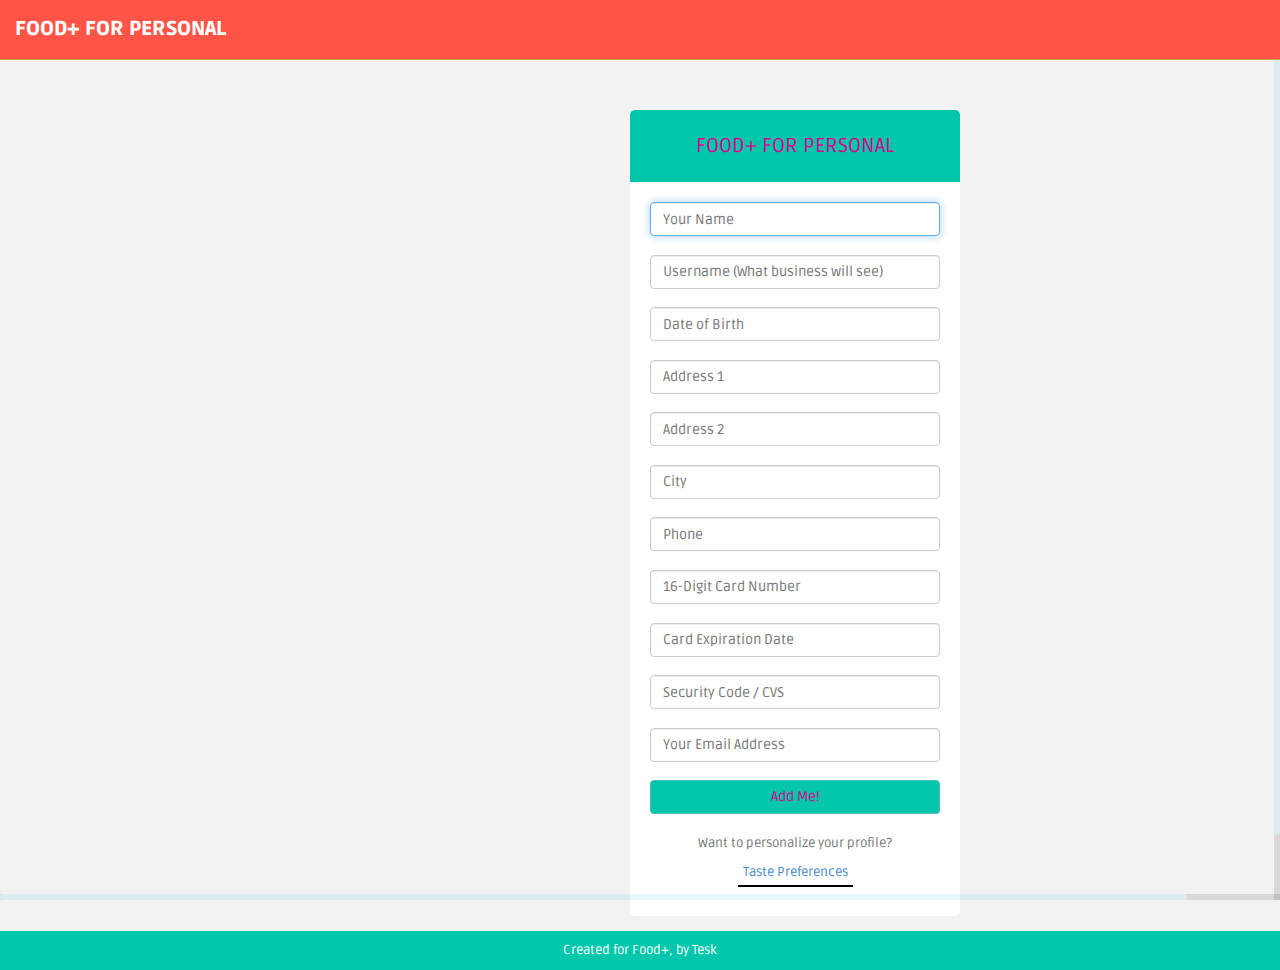
<file: personalaccount.html>
<!DOCTYPE html>
<html lang="en">
  <head>
    <meta charset="utf-8">
    <meta name="viewport" content="width=device-width, initial-scale=1.0">
    <meta name="description" content="">
    <meta name="author" content="Dashboard">
    <meta name="keyword" content="Dashboard, Bootstrap, Admin, Template, Theme, Responsive, Fluid, Retina">

    <title>Food+</title>

    <!-- Bootstrap core CSS -->
    <link href="assets/css/bootstrap.css" rel="stylesheet">
    <!--external css-->
    <link href="assets/font-awesome/css/font-awesome.css" rel="stylesheet" />
    <link rel="stylesheet" type="text/css" href="assets/css/zabuto_calendar.css">
   
    
    <!-- Custom styles for this template -->
    <link href="assets/css/style.css" rel="stylesheet">
    <link href="assets/css/style-responsive.css" rel="stylesheet">

    
    <!-- HTML5 shim and Respond.js IE8 support of HTML5 elements and media queries -->
    <!--[if lt IE 9]>
      <script src="https://oss.maxcdn.com/libs/html5shiv/3.7.0/html5shiv.js"></script>
      <script src="https://oss.maxcdn.com/libs/respond.js/1.4.2/respond.min.js"></script>
    <![endif]-->
    <style>
    .control{
      border-bottom: solid 2px black;
     
      padding: 5px 5px;
    }
    #color{
      color:#dd008f;
    }
    </style>
  </head>

  <body>

  <section id="container" >
      <!-- **********************************************************************************************************************************************************
      TOP BAR CONTENT & NOTIFICATIONS
      *********************************************************************************************************************************************************** -->
      <!--header start-->
      <header class="header black-bg">
              
            <!--logo start-->
            <a href="index.html" class="logo"><b>Food+ for Personal</b></a>
            <!--logo end-->
            
        </header>
      <!--header end-->
      
     
      
      <!-- **********************************************************************************************************************************************************
      MAIN CONTENT
      *********************************************************************************************************************************************************** -->
      <!--main content start-->
      <section id="main-content">
          <section class="wrapper">
					<div class="row">
							<div class="container">
          <form class="form-login" action="geo1.html">
            <h2 class="form-login-heading" id="color">Food+ for Personal</h2>
            <div class="login-wrap">
                <input type="text" class="form-control" placeholder="Your Name" autofocus>
                <br>
                <input type="password" class="form-control" placeholder="Username (What business will see)">
                <br>
                <input type="text" class="form-control" placeholder="Date of Birth" autofocus>
                <br>
                <input type="text" class="form-control" placeholder="Address 1" autofocus>
                <br>
                <input type="password" class="form-control" placeholder="Address 2">
                <br>
                <input type="text" class="form-control" placeholder="City" autofocus>
                <br>
                <input type="password" class="form-control" placeholder="Phone">
                <br>
                <input type="text" class="form-control" placeholder="16-Digit Card Number" autofocus>
                <br>
                <input type="text" class="form-control" placeholder="Card Expiration Date" autofocus>
                <br>
                <input type="password" class="form-control" placeholder="Security Code / CVS">
                <br>
                <input type="password" class="form-control" placeholder="Your Email Address">
                <br>
                <button class="btn btn-theme btn-block" id="color" href="geo1.html" type="submit"> Add Me!</button>
           
                
                <div class="login-social-link centered">
                <p>Want to personalize your profile?</p>
                    <a class="control" href="preferences7.html">Taste Preferences</a>
                   
                </div>
    
            </div>
    
          </form>     
      
        </div>	
                      	

          </div>
          <!-- /row -->
            
          </section>
      </section>

      <!--main content end-->
      <!--footer start-->
      <footer class="site-footer">
          <div class="text-center">
              Created for Food+, by Tesk
              
          </div>
      </footer>
      <!--footer end-->
  </section>

    <!-- js placed at the end of the document so the pages load faster -->
    <script src="assets/js/jquery.js"></script>
    <script src="assets/js/jquery-1.8.3.min.js"></script>
    <script src="assets/js/bootstrap.min.js"></script>
    <script class="include" type="text/javascript" src="assets/js/jquery.dcjqaccordion.2.7.js"></script>
    <script src="assets/js/jquery.scrollTo.min.js"></script>
    <script src="assets/js/jquery.nicescroll.js" type="text/javascript"></script>
    <script src="assets/js/jquery.sparkline.js"></script>


    <!--common script for all pages-->
    <script src="assets/js/common-scripts.js"></script>
    
    

    <!--script for this page-->
    <script src="assets/js/sparkline-chart.js"></script>    
	<script src="assets/js/zabuto_calendar.js"></script>	
	
	
	<script type="application/javascript">
        $(document).ready(function () {
            $("#date-popover").popover({html: true, trigger: "manual"});
            $("#date-popover").hide();
            $("#date-popover").click(function (e) {
                $(this).hide();
            });
        
            $("#my-calendar").zabuto_calendar({
                action: function () {
                    return myDateFunction(this.id, false);
                },
                action_nav: function () {
                    return myNavFunction(this.id);
                },
                ajax: {
                    url: "show_data.php?action=1",
                    modal: true
                },
                legend: [
                    {type: "text", label: "Special event", badge: "00"},
                    {type: "block", label: "Regular event", }
                ]
            });
        });
        
        
        function myNavFunction(id) {
            $("#date-popover").hide();
            var nav = $("#" + id).data("navigation");
            var to = $("#" + id).data("to");
            console.log('nav ' + nav + ' to: ' + to.month + '/' + to.year);
        }
    </script>
  

  </body>
</html>
</file>
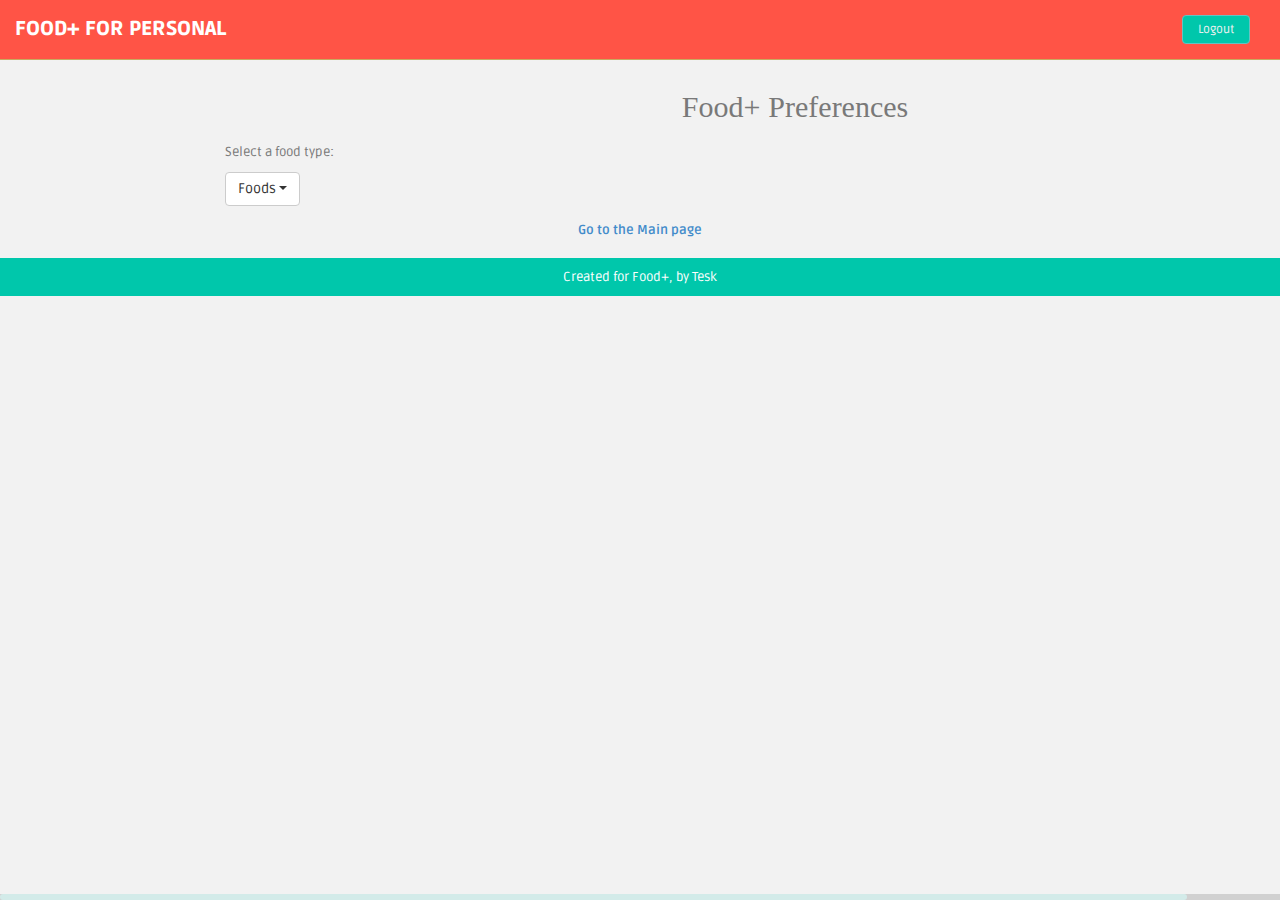
<file: preferences7.html>
<!DOCTYPE html>
<html lang="en">
  <head>
    <meta charset="utf-8">
    <meta name="viewport" content="width=device-width, initial-scale=1.0">
    <meta name="description" content="">
    <meta name="author" content="Dashboard">
    <meta name="keyword" content="Dashboard, Bootstrap, Admin, Template, Theme, Responsive, Fluid, Retina">

    <title>Food+</title>

    <!-- Bootstrap core CSS -->
    <link href="assets/css/bootstrap.css" rel="stylesheet">
    <!--external css-->
    <link href="assets/font-awesome/css/font-awesome.css" rel="stylesheet" />
    <link rel="stylesheet" type="text/css" href="assets/css/zabuto_calendar.css">
   
    
    <!-- Custom styles for this template -->
    <link href="assets/css/style.css" rel="stylesheet">
    <link href="assets/css/style-responsive.css" rel="stylesheet">

    
    <style>
    .modified{
      width: 100%;
      text-align: center;
      padding: 10px 10px 10px 10px;
      font-family: 'FontAwesome';
    }


    .link1{
      text-align: center;
      width: 100%;
      margin-left: auto;
      margin-right: auto;
      display: block;
    }
    </style>
  </head>

  <body>

  <section id="container" >
      <!-- **********************************************************************************************************************************************************
      TOP BAR CONTENT & NOTIFICATIONS
      *********************************************************************************************************************************************************** -->
      <!--header start-->
      <!--header start-->
      <header class="header black-bg">
              
            <!--logo start-->
            <a href="index.html" class="logo"><b>Food+ for Personal</b></a>
            <!--logo end-->
            <div class="top-menu">
              <ul class="nav pull-right top-menu">
                    <li><a class="logout" href="login.html">Logout</a></li>
              </ul>
            </div>
        </header>
      <!--header end-->
      <!-- **********************************************************************************************************************************************************
      MAIN CONTENT
      *********************************************************************************************************************************************************** -->
      <!--main content start-->
      <section id="main-content">
          <section class="wrapper">
					<div class="row">
							<div class="container">
  <h2 class="modified">Food+ Preferences</h2>
  <p>Select a food type:</p>
  <div class="dropdown">
    <button class="btn btn-default dropdown-toggle" type="button" data-toggle="dropdown">Foods
    <span class="caret"></span></button>
    <ul class="dropdown-menu">
      <li><a href="#">Pizza</a></li>
      <li><a href="#">Donuts</a></li>
      <li><a href="#">Bagels</a></li>
      <li><a href="#">Sushi</a></li>
      <li><a href="#">Ice Cream</a></li>
     <li><a href="#">Hot Dogs</a></li>
      <li><a href="#">Noodles</a></li>
      <li><a href="#">Hamburger</a></li>


      <li class="divider"></li>
      <input type="text" class="form-control" placeholder="Other" autofocus>
               

      <li><a href="#">I love everything</a></li>

    </ul>
  
                
            
    
            </div>
  
              <!-- Modal -->
              
              <!-- modal -->
    
          </form>     
      
      </div>	
                      	

          </div>
          <!-- /row -->
            
          </section>
      </section>
      <a href="geo1.html" class="link1"><b>Go to the Main page</b></a><br>

      <!--main content end-->
      <!--footer start-->
      <footer class="site-footer">
          <div class="text-center">
            Created for Food+, by Tesk
          </div>
      </footer>
      <!--footer end-->
  </section>


    <!-- js placed at the end of the document so the pages load faster -->
    <script src="assets/js/jquery.js"></script>
    <script src="assets/js/jquery-1.8.3.min.js"></script>
    <script src="assets/js/bootstrap.min.js"></script>
    <script class="include" type="text/javascript" src="assets/js/jquery.dcjqaccordion.2.7.js"></script>
    <script src="assets/js/jquery.scrollTo.min.js"></script>
    <script src="assets/js/jquery.nicescroll.js" type="text/javascript"></script>
    <script src="assets/js/jquery.sparkline.js"></script>


    <!--common script for all pages-->
    <script src="assets/js/common-scripts.js"></script>
    
    

    <!--script for this page-->
    <script src="assets/js/sparkline-chart.js"></script>    
	<script src="assets/js/zabuto_calendar.js"></script>	
	
	
	<script type="application/javascript">
        $(document).ready(function () {
            $("#date-popover").popover({html: true, trigger: "manual"});
            $("#date-popover").hide();
            $("#date-popover").click(function (e) {
                $(this).hide();
            });
        
            $("#my-calendar").zabuto_calendar({
                action: function () {
                    return myDateFunction(this.id, false);
                },
                action_nav: function () {
                    return myNavFunction(this.id);
                },
                ajax: {
                    url: "show_data.php?action=1",
                    modal: true
                },
                legend: [
                    {type: "text", label: "Special event", badge: "00"},
                    {type: "block", label: "Regular event", }
                ]
            });
        });
        
        
        function myNavFunction(id) {
            $("#date-popover").hide();
            var nav = $("#" + id).data("navigation");
            var to = $("#" + id).data("to");
            console.log('nav ' + nav + ' to: ' + to.month + '/' + to.year);
        }
    </script>
  

  </body>
</html>
</file>
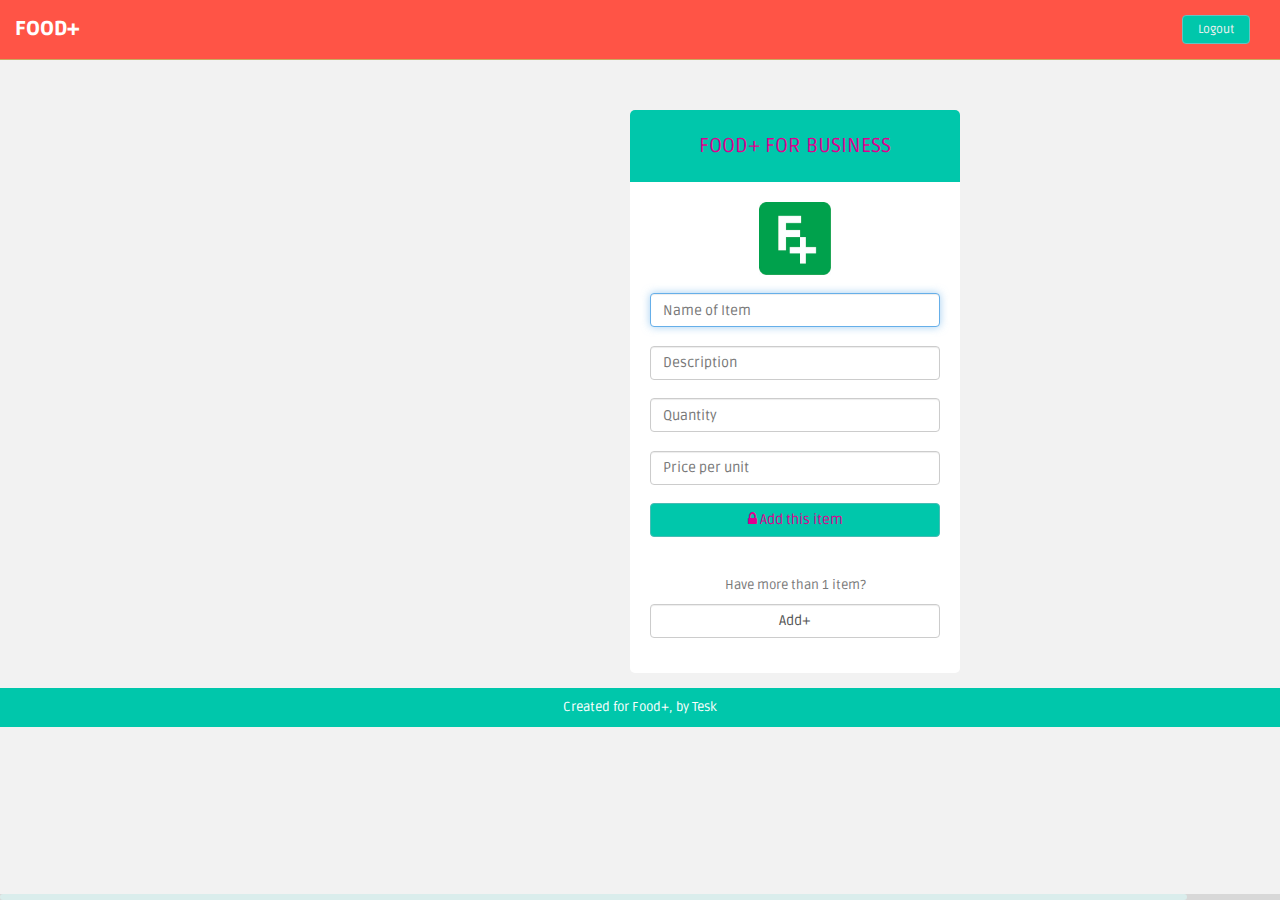
<file: request.html>
<!DOCTYPE html>
<html lang="en">
  <head>
    <meta charset="utf-8">
    <meta name="viewport" content="width=device-width, initial-scale=1.0">
    <meta name="description" content="">
    <meta name="author" content="Dashboard">
    <meta name="keyword" content="Dashboard, Bootstrap, Admin, Template, Theme, Responsive, Fluid, Retina">

    <title>Food+</title>

    <!-- Bootstrap core CSS -->
    <link href="assets/css/bootstrap.css" rel="stylesheet">
    <!--external css-->
    <link href="assets/font-awesome/css/font-awesome.css" rel="stylesheet" />
  
    
    <!-- Custom styles for this template -->
    <link href="assets/css/style.css" rel="stylesheet">
    <link href="assets/css/style-responsive.css" rel="stylesheet">

  
    
    <!-- HTML5 shim and Respond.js IE8 support of HTML5 elements and media queries -->
    <!--[if lt IE 9]>
      <script src="https://oss.maxcdn.com/libs/html5shiv/3.7.0/html5shiv.js"></script>
      <script src="https://oss.maxcdn.com/libs/respond.js/1.4.2/respond.min.js"></script>
    <![endif]-->
    <style>
    .imageW3{
      vertical-align: middle;
      display: block;
      margin-left: auto;
      margin-right: auto;
      max-height:25%;
      max-width: 25%;

    }
    #color{
      color: #dd008F;
    }
    </style>
  </head>

  <body>

  <section id="container" >
      <!-- **********************************************************************************************************************************************************
      TOP BAR CONTENT & NOTIFICATIONS
      *********************************************************************************************************************************************************** -->
      <!--header start-->
      <header class="header black-bg">
             
            <!--logo start-->
            <a href="index.html" class="logo"><b>Food+</b></a>
            <!--logo end-->
            
            <div class="top-menu">
            	<ul class="nav pull-right top-menu">
                    <li><a class="logout" href="login.html">Logout</a></li>
            	</ul>
            </div>
        </header>
      <!--header end-->
      

      
      <!-- **********************************************************************************************************************************************************
      MAIN CONTENT
      *********************************************************************************************************************************************************** -->
      <!--main content start-->
      <section id="main-content">
          <section class="wrapper">
					<div class="row">
							<div class="container">
            <form class="form-login" action="request.html">
            <h2 class="form-login-heading" id="color">Food+ for Business</h2>
            <div class="login-wrap">
                <img src="assets/img/logo.jpg" alt="Mountain View" class="imageW3">
                <br>
                <input type="text" class="form-control" placeholder="Name of Item" autofocus>
                <br>
                <input type="text" class="form-control" placeholder="Description">
                <br>
                <input type="text" class="form-control" placeholder="Quantity" autofocus>
                <br>
                <input type="text" class="form-control" placeholder="Price per unit">
                <br>
                <button class="btn btn-theme btn-block" id="color" href="businessgeneral.html" type="submit"><i class="fa fa-lock"></i> Add this item </button>
                <br>
                
                <div class="login-social-link centered">
                <p>Have more than 1 item?</p>
                    <button class="form-control" type="submit">Add+</button>
                </div>
    
            </div>
  
    
          </form>  
              </div>	
                      	

          </div>
          <!-- /row -->
            
          </section>
      </section>

      <!--main content end-->
      <!--footer start-->
      <footer class="site-footer">
          <div class="text-center">
              Created for Food+, by Tesk
              
          </div>
      </footer>
      <!--footer end-->
  </section>

    <!-- js placed at the end of the document so the pages load faster -->
    <script src="assets/js/jquery.js"></script>
    <script src="assets/js/jquery-1.8.3.min.js"></script>
    <script src="assets/js/bootstrap.min.js"></script>
    <script class="include" type="text/javascript" src="assets/js/jquery.dcjqaccordion.2.7.js"></script>
    <script src="assets/js/jquery.scrollTo.min.js"></script>
    <script src="assets/js/jquery.nicescroll.js" type="text/javascript"></script>
    <script src="assets/js/jquery.sparkline.js"></script>


    <!--common script for all pages-->
    <script src="assets/js/common-scripts.js"></script>
    
    

    <!--script for this page-->
    <script src="assets/js/sparkline-chart.js"></script>    
	<script src="assets/js/zabuto_calendar.js"></script>	
	
	
	<script type="application/javascript">
        $(document).ready(function () {
            $("#date-popover").popover({html: true, trigger: "manual"});
            $("#date-popover").hide();
            $("#date-popover").click(function (e) {
                $(this).hide();
            });
        
            $("#my-calendar").zabuto_calendar({
                action: function () {
                    return myDateFunction(this.id, false);
                },
                action_nav: function () {
                    return myNavFunction(this.id);
                },
                ajax: {
                    url: "show_data.php?action=1",
                    modal: true
                },
                legend: [
                    {type: "text", label: "Special event", badge: "00"},
                    {type: "block", label: "Regular event", }
                ]
            });
        });
        
        
        function myNavFunction(id) {
            $("#date-popover").hide();
            var nav = $("#" + id).data("navigation");
            var to = $("#" + id).data("to");
            console.log('nav ' + nav + ' to: ' + to.month + '/' + to.year);
        }
    </script>
  

  </body>
</html>
</file>
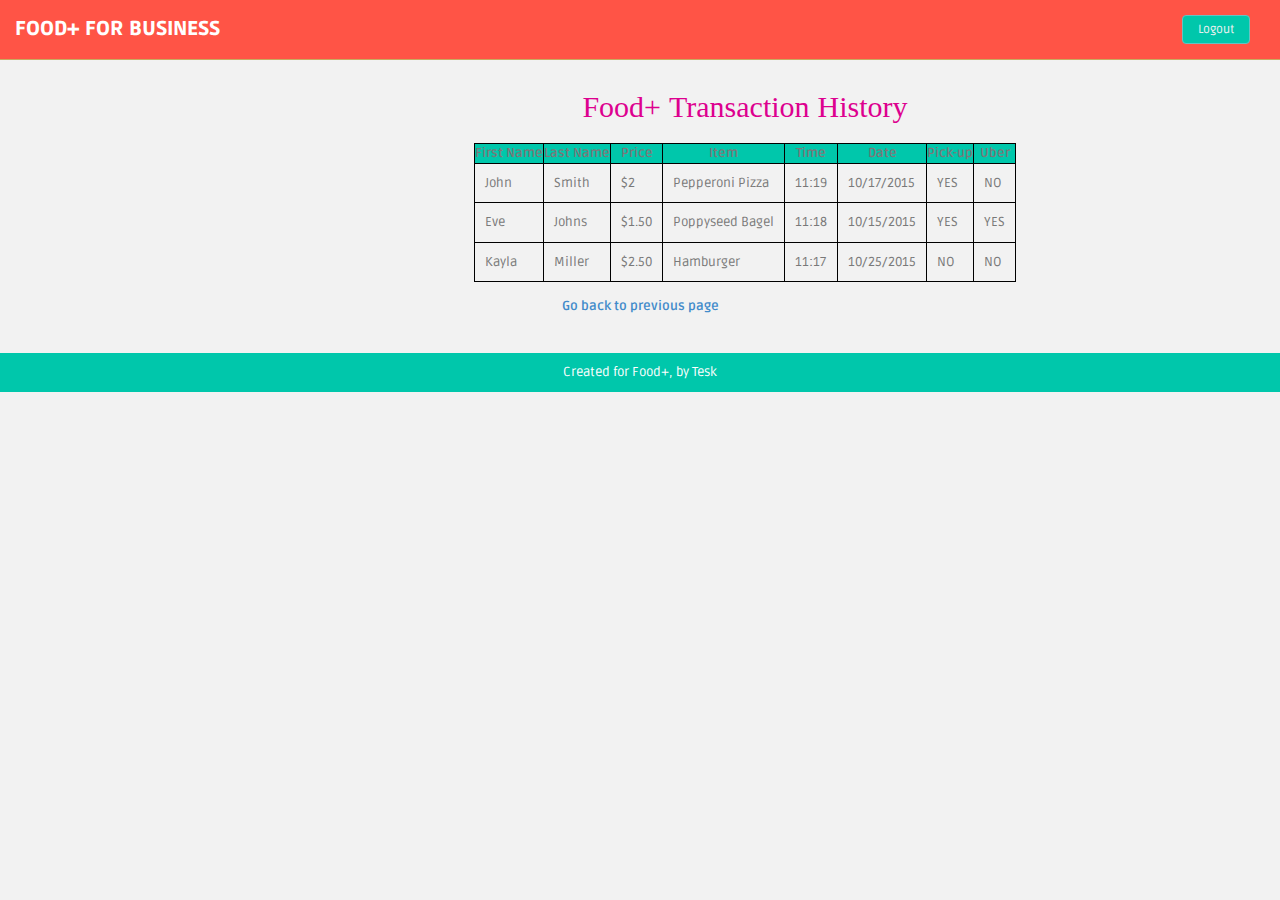
<file: transhistory.html>
<!DOCTYPE html>
<html lang="en">
  <head>
    <meta charset="utf-8">
    <meta name="viewport" content="width=device-width, initial-scale=1.0">
    <meta name="description" content="">
    <meta name="author" content="Dashboard">
    <meta name="keyword" content="Dashboard, Bootstrap, Admin, Template, Theme, Responsive, Fluid, Retina">

    <title>Food+</title>

    <!-- Bootstrap core CSS -->
    <link href="assets/css/bootstrap.css" rel="stylesheet">
    <!--external css-->
    <link href="assets/font-awesome/css/font-awesome.css" rel="stylesheet" />
   
    
    <!-- Custom styles for this template -->
    <link href="assets/css/style.css" rel="stylesheet">
    <link href="assets/css/style-responsive.css" rel="stylesheet">

   

    
        <style>
    .modified{
      width: 100%;
      text-align: center;
      padding: 10px 10px 10px 10px;
      font-family: 'FontAwesome';
      color:#dd008f;
    }
    .pendingtransaction{
      max-width: 70%;
      margin-left: auto;
      margin-right: auto;
    }

    th{
      background-color: #00c7ab;
      border: solid 1px black;
      text-align: center;
    }
    td{
      padding: 10px 10px 10px 10px;
      border: solid 1px black;
    }
    .link1{
      text-align: center;
      width: 100%;
      margin-left: auto;
      margin-right: auto;
      display: block;
    }
    </style>
  </head>

  <body>

  <section id="container" >
      <!-- **********************************************************************************************************************************************************
      TOP BAR CONTENT & NOTIFICATIONS
      *********************************************************************************************************************************************************** -->
      <!--header start-->
      <header class="header black-bg">
              
            <!--logo start-->
            <a href="index.html" class="logo"><b>Food+ for Business</b></a>
            <!--logo end-->
            
            <div class="top-menu">
            	<ul class="nav pull-right top-menu">
                    <li><a class="logout" href="login.html">Logout</a></li>
            	</ul>
            </div>
        </header>
      <!--header end-->
      
      
      
      <!-- **********************************************************************************************************************************************************
      MAIN CONTENT
      *********************************************************************************************************************************************************** -->
      <!--main content start-->
      <section id="main-content">
          <section class="wrapper">
					<div class="row">
							
          <h2 class="modified">Food+ Transaction History</h2>
 <table  class="pendingtransaction">
  <tr>
    <th>First Name</th>
    <th>Last Name</th>
    <th>Price</th>
    <th>Item</th>
    <th>Time</th>
    <th>Date</th>
    <th>Pick-up</th>
    <th>Uber</th>
  </tr>
  <tr>
    <td>John</td>
    <td>Smith</td>    
    <td>$2</td>
    <td>Pepperoni Pizza</td>
    <td>11:19</td>
    <td>10/17/2015</td>
    <td>YES</td>
    <td>NO</td>
  </tr>
  <tr>
    <td>Eve</td>
    <td>Johns</td>    
    <td>$1.50</td>
    <td>Poppyseed Bagel</td>
    <td>11:18</td>
    <td>10/15/2015</td>
    <td>YES</td>
    <td>YES</td>
  </tr>
  <tr>
    <td>Kayla</td>
    <td>Miller</td>    
    <td>$2.50</td>
    <td>Hamburger</td>
    <td>11:17</td>
    <td>10/25/2015</td>
    <td>NO</td>
    <td>NO</td>
  </tr>
</table>
                      	

          </div>
          <!-- /row -->
            
          </section>
      </section>
<a href="businessgeneral.html" class="link1"><b>Go back to previous page</b></a><br><br>
      <!--main content end-->
      <!--footer start-->
      <footer class="site-footer">
          <div class="text-center">
              Created for Food+, by Tesk
              
          </div>
      </footer>
      <!--footer end-->
  </section>

    <!-- js placed at the end of the document so the pages load faster -->
    <script src="assets/js/jquery.js"></script>
    <script src="assets/js/jquery-1.8.3.min.js"></script>
    <script src="assets/js/bootstrap.min.js"></script>
    <script class="include" type="text/javascript" src="assets/js/jquery.dcjqaccordion.2.7.js"></script>
    <script src="assets/js/jquery.scrollTo.min.js"></script>
    <script src="assets/js/jquery.nicescroll.js" type="text/javascript"></script>
    <script src="assets/js/jquery.sparkline.js"></script>


    <!--common script for all pages-->
    <script src="assets/js/common-scripts.js"></script>
    
    

    <!--script for this page-->
    <script src="assets/js/sparkline-chart.js"></script>    
	<script src="assets/js/zabuto_calendar.js"></script>	
	
	
	<script type="application/javascript">
        $(document).ready(function () {
            $("#date-popover").popover({html: true, trigger: "manual"});
            $("#date-popover").hide();
            $("#date-popover").click(function (e) {
                $(this).hide();
            });
        
            $("#my-calendar").zabuto_calendar({
                action: function () {
                    return myDateFunction(this.id, false);
                },
                action_nav: function () {
                    return myNavFunction(this.id);
                },
                ajax: {
                    url: "show_data.php?action=1",
                    modal: true
                },
                legend: [
                    {type: "text", label: "Special event", badge: "00"},
                    {type: "block", label: "Regular event", }
                ]
            });
        });
        
        
        function myNavFunction(id) {
            $("#date-popover").hide();
            var nav = $("#" + id).data("navigation");
            var to = $("#" + id).data("to");
            console.log('nav ' + nav + ' to: ' + to.month + '/' + to.year);
        }
    </script>
  

  </body>
</html>
</file>
<file: assets/css/style-responsive.css>
@media (min-width: 980px) {
    /*-----*/
    .custom-bar-chart {
        margin-bottom: 40px;
    }

}

@media (min-width: 768px) and (max-width: 979px) {

    /*-----*/
    .custom-bar-chart {
        margin-bottom: 40px;
    }

    /*chat room*/


}

@media (max-width: 768px) {

    .header {
        position: absolute;
    }

    /*sidebar*/

    #sidebar {
        height: auto;
        overflow: hidden;
        position: absolute;
        width: 100%;
        z-index: 1001;
    }


    /* body container */
    #main-content {
        margin: 0px!important;
        position: none !important;
    }

    #sidebar > ul > li > a > span {
        line-height: 35px;
    }

    #sidebar > ul > li {
        margin: 0 10px 5px 10px;
    }
    #sidebar > ul > li > a {
        height:35px;
        line-height:35px;
        padding: 0 10px;
        text-align: left;
    }
    #sidebar > ul > li > a i{
        /*display: none !important;*/
    }

    #sidebar ul > li > a .arrow, #sidebar > ul > li > a .arrow.open {
        margin-right: 10px;
        margin-top: 15px;
    }

    #sidebar ul > li.active > a .arrow, #sidebar ul > li > a:hover .arrow, #sidebar ul > li > a:focus .arrow,
    #sidebar > ul > li.active > a .arrow.open, #sidebar > ul > li > a:hover .arrow.open, #sidebar > ul > li > a:focus .arrow.open{
        margin-top: 15px;
    }

    #sidebar > ul > li > a, #sidebar > ul > li > ul.sub > li {
        width: 100%;
    }
    #sidebar > ul > li > ul.sub > li > a {
        background: transparent !important ;
    }
    #sidebar > ul > li > ul.sub > li > a:hover {
        
    }


    /* sidebar */
    #sidebar {
        margin: 0px !important;
    }

    /* sidebar collabler */
    #sidebar .btn-navbar.collapsed .arrow {
        display: none;
    }

    #sidebar .btn-navbar .arrow {
        position: absolute;
        right: 35px;
        width: 0;
        height: 0;
        top:48px;
        border-bottom: 15px solid #282e36;
        border-left: 15px solid transparent;
        border-right: 15px solid transparent;
    }


    /*---------*/

    .modal-footer .btn {
        margin-bottom: 0px !important;
    }

    .btn {
        margin-bottom: 5px;
    }


    /* full calendar fix */
    .fc-header-right {
        left:25px;
        position: absolute;
    }

    .fc-header-left .fc-button {
        margin: 0px !important;
        top: -10px !important;
    }

    .fc-header-right .fc-button {
        margin: 0px !important;
        top: -50px !important;
    }

    .fc-state-active, .fc-state-active .fc-button-inner, .fc-state-hover, .fc-state-hover .fc-button-inner {
        background: none !important;
        color: #FFFFFF !important;
    }

    .fc-state-default, .fc-state-default .fc-button-inner {
        background: none !important;
    }

    .fc-button {
        border: none !important;
        margin-right: 2px;
    }

    .fc-view {
        top: 0px !important;
    }

    .fc-button .fc-button-inner {
        margin: 0px !important;
        padding: 2px !important;
        border: none !important;
        margin-right: 2px !important;
        background-color: #fafafa !important;
        background-image: -moz-linear-gradient(top, #fafafa, #efefef) !important;
        background-image: -webkit-gradient(linear, 0 0, 0 100%, from(#fafafa), to(#efefef)) !important;
        background-image: -webkit-linear-gradient(top, #fafafa, #efefef) !important;
        background-image: -o-linear-gradient(top, #fafafa, #efefef) !important;
        background-image: linear-gradient(to bottom, #fafafa, #efefef) !important;
        filter: progid:dximagetransform.microsoft.gradient(startColorstr='#fafafa', endColorstr='#efefef', GradientType=0) !important;
        -webkit-box-shadow: 0 1px 0px rgba(255, 255, 255, .8) !important;
        -moz-box-shadow: 0 1px 0px rgba(255, 255, 255, .8) !important;
        box-shadow: 0 1px 0px rgba(255, 255, 255, .8) !important;
        -webkit-border-radius: 3px !important;
        -moz-border-radius: 3px !important;
        border-radius: 3px !important;
        color: #646464 !important;
        border: 1px solid #ddd !important;
        text-shadow: 0 1px 0px rgba(255, 255, 255, .6) !important;
        text-align: center;
    }

    .fc-button.fc-state-disabled .fc-button-inner {
        color: #bcbbbb !important;
    }

    .fc-button.fc-state-active .fc-button-inner {
        background-color: #e5e4e4 !important;
        background-image: -moz-linear-gradient(top, #e5e4e4, #dddcdc) !important;
        background-image: -webkit-gradient(linear, 0 0, 0 100%, from(#e5e4e4), to(#dddcdc)) !important;
        background-image: -webkit-linear-gradient(top, #e5e4e4, #dddcdc) !important;
        background-image: -o-linear-gradient(top, #e5e4e4, #dddcdc) !important;
        background-image: linear-gradient(to bottom, #e5e4e4, #dddcdc) !important;
        filter: progid:dximagetransform.microsoft.gradient(startColorstr='#e5e4e4', endColorstr='#dddcdc', GradientType=0) !important;
    }

    .fc-content {
        margin-top: 50px;
    }

    .fc-header-title h2 {
        line-height: 40px !important;
        font-size: 12px !important;
    }

    .fc-header {
        margin-bottom:0px !important;
    }

    /*--*/

    /*.chart-position {*/
        /*margin-top: 0px;*/
    /*}*/

    .stepy-titles li {
        margin: 10px 3px;
    }

    /*-----*/
    .custom-bar-chart {
        margin-bottom: 40px;
    }

    /*menu icon plus minus*/
    .dcjq-icon {
        top: 10px;
    }
    ul.sidebar-menu li ul.sub li a {
        padding: 0;
    }

    /*---*/

    .img-responsive {
        width: 100%;
    }

}



@media (max-width: 480px) {

    .notify-row, .search, .dont-show , .inbox-head .sr-input, .inbox-head .sr-btn{
        display: none;
    }

    #top_menu .nav > li, ul.top-menu > li {
        float: right;
    }
    .hidden-phone {
        display: none !important;
    }

    .chart-position {
       margin-top: 0px;
     }

    .navbar-inverse .navbar-toggle:hover, .navbar-inverse .navbar-toggle:focus {
        background-color: #ccc;
        border-color:#ccc ;
    }

}

@media (max-width:320px) {
    .login-social-link a {
        padding: 15px 17px !important;
    }

    .notify-row, .search, .dont-show, .inbox-head .sr-input, .inbox-head .sr-btn {
        display: none;
    }

    #top_menu .nav > li, ul.top-menu > li {
        float: right;
    }

    .hidden-phone {
        display: none !important;
    }

    .chart-position {
        margin-top: 0px;
    }

    .lock-wrapper {
        margin: 10% auto;
        max-width: 310px;
    }
    .lock-input {
        width: 82%;
    }

    .cmt-form {
        display: inline-block;
        width: 75%;
    }

}
</file>
<file: assets/lineicons/style.css>
@font-face {
	font-family: 'linecons';
	src:url('fonts/linecons.eot');
}
@font-face {
	font-family: 'linecons';
	src: url([data-uri]) format('svg'),
		 url([data-uri]) format('truetype');
	font-weight: normal;
	font-style: normal;
}

/* Use the following CSS code if you want to use data attributes for inserting your icons */
[data-icon]:before {
	font-family: 'linecons';
	content: attr(data-icon);
	speak: none;
	font-weight: normal;
	line-height: 1;
	-webkit-font-smoothing: antialiased;
}

/* Use the following CSS code if you want to have a class per icon */
[class^="li_"]:before, [class*=" li_"]:before {
	font-family: 'linecons';
	font-style: normal;
	speak: none;
	font-weight: normal;
	line-height: 1;
	-webkit-font-smoothing: antialiased;
}
.li_heart:before {
	content: "\e000";
}
.li_cloud:before {
	content: "\e001";
}
.li_star:before {
	content: "\e002";
}
.li_tv:before {
	content: "\e003";
}
.li_sound:before {
	content: "\e004";
}
.li_video:before {
	content: "\e005";
}
.li_trash:before {
	content: "\e006";
}
.li_user:before {
	content: "\e007";
}
.li_key:before {
	content: "\e008";
}
.li_search:before {
	content: "\e009";
}
.li_settings:before {
	content: "\e00a";
}
.li_camera:before {
	content: "\e00b";
}
.li_tag:before {
	content: "\e00c";
}
.li_lock:before {
	content: "\e00d";
}
.li_bulb:before {
	content: "\e00e";
}
.li_pen:before {
	content: "\e00f";
}
.li_diamond:before {
	content: "\e010";
}
.li_display:before {
	content: "\e011";
}
.li_location:before {
	content: "\e012";
}
.li_eye:before {
	content: "\e013";
}
.li_bubble:before {
	content: "\e014";
}
.li_stack:before {
	content: "\e015";
}
.li_cup:before {
	content: "\e016";
}
.li_phone:before {
	content: "\e017";
}
.li_news:before {
	content: "\e018";
}
.li_mail:before {
	content: "\e019";
}
.li_like:before {
	content: "\e01a";
}
.li_photo:before {
	content: "\e01b";
}
.li_note:before {
	content: "\e01c";
}
.li_clock:before {
	content: "\e01d";
}
.li_paperplane:before {
	content: "\e01e";
}
.li_params:before {
	content: "\e01f";
}
.li_banknote:before {
	content: "\e020";
}
.li_data:before {
	content: "\e021";
}
.li_music:before {
	content: "\e022";
}
.li_megaphone:before {
	content: "\e023";
}
.li_study:before {
	content: "\e024";
}
.li_lab:before {
	content: "\e025";
}
.li_food:before {
	content: "\e026";
}
.li_t-shirt:before {
	content: "\e027";
}
.li_fire:before {
	content: "\e028";
}
.li_clip:before {
	content: "\e029";
}
.li_shop:before {
	content: "\e02a";
}
.li_calendar:before {
	content: "\e02b";
}
.li_vallet:before {
	content: "\e02c";
}
.li_vynil:before {
	content: "\e02d";
}
.li_truck:before {
	content: "\e02e";
}
.li_world:before {
	content: "\e02f";
}
</file>
<file: assets/css/zabuto_calendar.css>
/**
 * Zabuto Calendar
 */

div.zabuto_calendar {
    margin: 0;
    padding: 10px;
}

.calendar-month-header 		{font-size:116%!important;}
.calendar-month-header th 	{font-weight:600!important;}

div.zabuto_calendar .table {
    width: 100%;
    margin: 0;
    padding: 0px;
}

div.zabuto_calendar .table th,
div.zabuto_calendar .table td {
    padding: 11.9px 0px;
    text-align: center;
}

div.zabuto_calendar .table tr th,
div.zabuto_calendar .table tr td {
    background-color:;
}

div.zabuto_calendar .table tr.calendar-month-header th {
    background-color:;
}

div.zabuto_calendar .table tr.calendar-month-header th span {
    cursor: pointer;
    display: inline-block;
    padding-bottom:0px;
	
}

div.zabuto_calendar .table tr.calendar-dow-header th {
    background-color:;
}

div.zabuto_calendar .table tr:last-child {
    border-bottom: 0px solid #dddddd;
}

div.zabuto_calendar .table tr.calendar-month-header th {
    padding:10px;
	
	}

div.zabuto_calendar .table-bordered tr.calendar-month-header th {
    border-left: 0;
    border-right: 0;
}

div.zabuto_calendar .table-bordered tr.calendar-month-header th:first-child {
    border-left: 0px solid #dddddd;
}

div.zabuto_calendar div.calendar-month-navigation {
    cursor: pointer;
    margin: 0;
    padding: 0;
    padding-top:0px;
}

div.zabuto_calendar tr.calendar-dow-header th,
div.zabuto_calendar tr.calendar-dow td {
    width: 14%;
}

div.zabuto_calendar .table tr td div.day {
    margin: 0px;
    padding-top: 0px;
    padding-bottom: 0px;
}

/* actions and events */
div.zabuto_calendar .table tr td.event div.day,
div.zabuto_calendar ul.legend li.event {
    background-color:;
}

div.zabuto_calendar .table tr td.dow-clickable,
div.zabuto_calendar .table tr td.event-clickable {
    cursor: pointer;
}

/* badge */
div.zabuto_calendar .badge-today,
div.zabuto_calendar div.legend span.badge-today {
    background-color:;
    color: #ffffff;
    text-shadow: none;
}

div.zabuto_calendar .badge-event,
div.zabuto_calendar div.legend span.badge-event {
    background-color:;
    color: #ffffff;
    text-shadow: none;
}

div.zabuto_calendar .badge-event {
    font-size: 0.95em;
    padding-left: 8px;
    padding-right: 8px;
    padding-bottom: 4px;
}

/* legend */
div.zabuto_calendar div.legend {
    margin-top: 15px;
    text-align: right;
	padding-right:10px;
	padding-bottom:10px;
}

div.zabuto_calendar div.legend span {
    font-size: 10px;
    font-weight: normal;
}

div.zabuto_calendar div.legend span.legend-text:after,
div.zabuto_calendar div.legend span.legend-block:after,
div.zabuto_calendar div.legend span.legend-list:after,
div.zabuto_calendar div.legend span.legend-spacer:after {
    content: ' ';
}

div.zabuto_calendar div.legend span.legend-spacer {
    padding-left: 25px;
}

div.zabuto_calendar ul.legend > span {
    padding-left: 2px;
}

div.zabuto_calendar ul.legend {
    display: inline-block;
    list-style: none outside none;
    margin: 0;
    padding: 0;
}

div.zabuto_calendar ul.legend li {
    display: inline-block;
    height: 8px;
    width: 8px;
    margin-left: 5px;
}

div.zabuto_calendar ul.legend
div.zabuto_calendar ul.legend li:first-child {
    margin-left: 7px;
}

div.zabuto_calendar ul.legend li:last-child {
    margin-right: 5px;
}

div.zabuto_calendar div.legend span.badge {
    font-size: 0.9em;
    border-radius: 5px 5px 5px 5px;
    padding-left: 5px;
    padding-right: 5px;
    padding-top: 2px;
    padding-bottom: 3px;
}

/* responsive */
@media (max-width: 979px) {
    div.zabuto_calendar .table th,
    div.zabuto_calendar .table td {
        padding: 2px 1px;
    }
}
</file>
<file: assets/css/cover.css>
/* Extra markup and styles for table-esque vertical and horizontal centering */
section{
  height: 100%;
  width: 100%;
}
.site-wrapper{
  font-family: 'FontAwesome';
  padding-top: 40%;
  padding-bottom: 20%;
  text-align: center;
  display: block;
  min-height: 100%;
  -webkit-box-shadow: inset 0 0 100px rgba(0,0,0,.5);
          box-shadow: inset 0 0 100px rgba(0,0,0,.5);
}
.site-wrapper-inner {
  display: table-cell;
  vertical-align: top;

}
.cover-heading{
  text-align: center;
}
.cover-container {
  margin-right: auto;
  margin-left: auto;
}

/* Padding for spacing */
.inner {
  padding: 30px;
}


/*
 * Header
 */
 .masthead{
  width: 100%;
 }
.masthead-brand {
  margin-top: 10px;
  margin-bottom: 10px;
}

.masthead-nav > li {
  display: inline-block;

}
.masthead-nav > li + li {
  margin-left: 20px;
}
.masthead-nav > li > a {
  padding-right: 0;
  padding-left: 0;
  font-size: 16px;
  font-weight: bold;
  color: #000000; /* IE8 proofing */

  border-bottom: 2px solid transparent;
}
.masthead-nav > li > a:hover,
.masthead-nav > li > a:focus {
  background-color: transparent;
  border-bottom-color: #a9a9a9;
}
.masthead-nav > .active > a,
.masthead-nav > .active > a:hover,
.masthead-nav > .active > a:focus {
  color: #000000;
  border-bottom-color: black;
}
.mastfoot{
  font-family: 'FontAwesome';
  text-align: center;
  margin-bottom: 0;
  min-height: 60px;

  display: block;
  font-size: 80%;
  line-height: 1.42857143;
  color: #777;
  
  background-color: #68dff0;
}
@media (min-width: 768px) {
  .masthead-brand {
    float: left;
  }
  .masthead-nav {
    float: right;
  }
}


/*
 * Cover
 */

.cover {
  padding: 0 20px;
}
.cover .btn-lg {
  padding: 10px 20px;
  font-weight: bold;
}

.text-center {
  font-family: 'FontAwesome';
  margin-bottom: 0;
}


@media (min-width: 768px) {
  /* Pull out the header and footer */
  .masthead {
    position: fixed;
    top: 0;
  }
  .mastfoot {
    position: fixed;
    bottom: 0;
  }

  /* Start the vertical centering */
  .site-wrapper-inner {
    vertical-align: middle;
  }
  /* Handle the widths */
  .masthead,
  .mastfoot
  .cover-container {
    width: 100%; /* Must be percentage or pixels for horizontal alignment */
  }
}

@media (min-width: 992px) {
  .masthead,
  .mastfoot,
  .cover-container {
    width: 700px;
  }
}*/
</file>
<file: assets/css/style.css>
/*
Template Name: DASHGUM FREE - Bootstrap 3.2 Admin Theme
Template Version: 1.0
Author: Carlos Alvarez
Website: http://blacktie.co
Premium: http://www.gridgum.com
*/

/* Import fonts */
@import url(http://fonts.googleapis.com/css?family=Ruda:400,700,900);

/* BASIC THEME CONFIGURATION */
body {
    color: #797979;
	background: #f2f2f2;
    font-family: 'Ruda', sans-serif;
    padding: 0px !important;
    margin: 0px !important;
    font-size:13px;
}

ul li {
    list-style: none;
}

a, a:hover, a:focus {
    text-decoration: none;
    outline: none;
}
::selection {

    background: #00C7AB;
    color: #fff;
}
::-moz-selection {
    background: #00C7AB;
    color: #fff;
}

#container {
    width: 100%;
    height: 100%;
}

/* Bootstrap Modifications */
.modal-header {
	background: #00C7AB;
}

.modal-title {
	color: white;
}

.btn-round {
	border-radius: 20px;
	-webkit-border-radius: 20px;
}

.accordion-heading .accordion-toggle {
	display: block;
	cursor: pointer;
	border-top: 1px solid #F5F5F5;
	padding: 5px 0px;
	line-height: 28.75px;
	text-transform: uppercase;
	color: #1a1a1a;
	background-color: #ffffff;
	outline: none !important;
	text-decoration: none;
}	



/*Theme Backgrounds*/

.bg-theme {
	background-color: #00C7AB;
}

.bg-theme02 {
	background-color: #ac92ec;
}

.bg-theme03 {
  background-color: #48cfad;
}

.bg-theme04 {
  background-color: #ed5565;
}
/*Theme Buttons*/

.btn-theme {
  color: #fff;
  background-color: #00C7AB;
  border-color: #48bcb4;
}
.btn-theme:hover,
.btn-theme:focus,
.btn-theme:active,
.btn-theme.active,
.open .dropdown-toggle.btn-theme {
  color: #fff;
  background-color: #48bcb4;
  border-color: #48bcb4;
}

.btn-theme02 {
  color: #fff;
  background-color: #ac92ec;
  border-color: #967adc;
}
.btn-theme02:hover,
.btn-theme02:focus,
.btn-theme02:active,
.btn-theme02.active,
.open .dropdown-toggle.btn-theme02 {
  color: #fff;
  background-color: #967adc;
  border-color: #967adc;
}

.btn-theme03 {
  color: #fff;
  background-color: #48cfad;
  border-color: #37bc9b;
}
.btn-theme03:hover,
.btn-theme03:focus,
.btn-theme03:active,
.btn-theme03.active,
.open .dropdown-toggle.btn-theme03 {
  color: #fff;
  background-color: #37bc9b;
  border-color: #37bc9b;
}

.btn-theme04 {
  color: #fff;
  background-color: #ed5565;
  border-color: #da4453;
}
.btn-theme04:hover,
.btn-theme04:focus,
.btn-theme04:active,
.btn-theme04.active,
.open .dropdown-toggle.btn-theme04 {
  color: #fff;
  background-color: #da4453;
  border-color: #da4453;
}

.btn-clear-g {
	color: #48bcb4;
	background: transparent;
	border-color: #48bcb4;
}

.btn-clear-g:hover {
	color: white;
}

hr {
  margin-top: 20px;
  margin-bottom: 20px;
  border: 0;
  border-top: 1px solid #797979;
}



/*Helpers*/

.centered {
	text-align: center;
}

.goleft {
	text-align: left;
}

.goright {
	text-align: right;
}

.mt {
	margin-top: 25px;
}

.mb {
	margin-bottom: 25px;
}

.ml {
	margin-left: 5px;
	}

.no-padding {
	padding: 0 !important;
}

.no-margin {
	margin: 0 !important;
}

/*Exclusive Theme Colors Configuration*/

.label-theme {
	background-color: #00C7AB;
}

.bg-theme {
	background-color: #00C7AB;
}

ul.top-menu > li > .logout {
	color: #f2f2f2;
	font-size: 12px;
	border-radius: 4px;
	-webkit-border-radius: 4px;
	border: 1px solid #64c3c2 !important;
	padding: 5px 15px;
	margin-right: 15px;
	background: #00C7AB;
	margin-top: 15px;
}


/*sidebar navigation*/

#sidebar {
    width: 210px;
    height: 100%;
    position: fixed;
    background: #424a5d;
}

#sidebar h5 {
	color: #f2f2f2;
	font-weight: 700;
}

#sidebar ul li {
    position: relative;
}

#sidebar .sub-menu > .sub li  {
    padding-left: 32px;
}

#sidebar .sub-menu > .sub li:last-child {
    padding-bottom: 10px;
}

/*LEFT NAVIGATION ICON*/
.dcjq-icon {
    height:17px;
    width:17px;
    display:inline-block;
    background: url("../img/nav-expand.png") no-repeat top;
    border-radius:3px;
    -moz-border-radius:3px;
    -webkit-border-radius:3px;
    position:absolute;
    right:10px;
    top:15px;
}
.active .dcjq-icon {
    background: url("../img/nav-expand.png") no-repeat bottom;
    border-radius:3px;
    -moz-border-radius:3px;
    -webkit-border-radius:3px;
}
/*---*/

.nav-collapse.collapse {
    display: inline;
}

ul.sidebar-menu , ul.sidebar-menu li ul.sub{
    margin: -2px 0 0;
    padding: 0;
}

ul.sidebar-menu {
    margin-top: 75px;
}

#sidebar > ul > li > ul.sub {
    display: none;
}

#sidebar > ul > li.active > ul.sub, #sidebar > ul > li > ul.sub > li > a {
    display: block;
}

ul.sidebar-menu li ul.sub li{
    background: #424a5d;
    margin-bottom: 0;
    margin-left: 0;
    margin-right: 0;
}

ul.sidebar-menu li ul.sub li:last-child{
    border-radius: 0 0 4px 4px;
    -webkit-border-radius: 0 0 4px 4px;
}

ul.sidebar-menu li ul.sub li a {
    font-size: 12px;
    padding: 6px 0;
    line-height: 35px;
    height: 35px;
    -webkit-transition: all 0.3s ease;
    -moz-transition: all 0.3s ease;
    -o-transition: all 0.3s ease;
    -ms-transition: all 0.3s ease;
    transition: all 0.3s ease;
    color: #aeb2b7;
}

ul.sidebar-menu li ul.sub li a:hover {
	color: white;
	background: transparent;
}

ul.sidebar-menu li ul.sub li.active a {
    color: #00C7AB;
    -webkit-transition: all 0.3s ease;
    -moz-transition: all 0.3s ease;
    -o-transition: all 0.3s ease;
    -ms-transition: all 0.3s ease;
    transition: all 0.3s ease;
    display: block;
}

ul.sidebar-menu li{
    /*line-height: 20px !important;*/
    margin-bottom: 5px;
    margin-left:10px;
    margin-right:10px;
}

ul.sidebar-menu li.sub-menu{
    line-height: 15px;
}

ul.sidebar-menu li a span{
    display: inline-block;
}

ul.sidebar-menu li a{
    color: #aeb2b7;
    text-decoration: none;
    display: block;
    padding: 15px 0 15px 10px;
    font-size: 12px;
    outline: none;
    -webkit-transition: all 0.3s ease;
    -moz-transition: all 0.3s ease;
    -o-transition: all 0.3s ease;
    -ms-transition: all 0.3s ease;
    transition: all 0.3s ease;
}

ul.sidebar-menu li a.active, ul.sidebar-menu li a:hover, ul.sidebar-menu li a:focus {
    background: #00C7AB;
    color: #fff;
    display: block;

    -webkit-transition: all 0.3s ease;
    -moz-transition: all 0.3s ease;
    -o-transition: all 0.3s ease;
    -ms-transition: all 0.3s ease;
    transition: all 0.3s ease;
}


ul.sidebar-menu li a i {
    font-size: 15px;
    padding-right: 6px;
}

ul.sidebar-menu li a:hover i, ul.sidebar-menu li a:focus i {
    color: #fff;
}

ul.sidebar-menu li a.active i {
    color: #fff;
}


.mail-info, .mail-info:hover {
    margin: -3px 6px 0 0;
    font-size: 11px;
}

/* MAIN CONTENT CONFIGURATION */
#main-content {
    margin-left: 210px;
}

.header, .footer {
    min-height: 60px;
    padding: 0 15px;
}

.header {
    position: fixed;
    left: 0;
    right: 0;
    z-index: 1002;
}

.black-bg {
    background: #ff5446;
    border-bottom: 1px solid #c9aa5f;
}

.wrapper {
    display: inline-block;
    margin-top: 60px;
    padding-left: 15px;
    padding-right: 15px;
    padding-bottom: 15px;
    padding-top: 0px;
    width: 100%;
}

a.logo {
    font-size: 20px;
    color: #ffffff;
    float: left;
    margin-top: 15px;
    text-transform: uppercase;
}

a.logo b {
    font-weight: 900;
}

a.logo:hover, a.logo:focus {
    text-decoration: none;
    outline: none;
}

a.logo span {
    color: #00C7AB;
}


/*notification*/
#top_menu .nav > li, ul.top-menu > li {
    float: left;
}

.notify-row {
    float: left;
    margin-top: 15px;
    margin-left: 92px;
}

.notify-row .notification span.label {
    display: inline-block;
    height: 18px;
    width: 20px;
    padding: 5px;
}

ul.top-menu > li > a {
    color: #666666;
    font-size: 16px;
    border-radius: 4px;
    -webkit-border-radius: 4px;
    border:1px solid #666666 !important;
    padding: 2px 6px;
    margin-right: 15px;
}

ul.top-menu > li > a:hover, ul.top-menu > li > a:focus {
    border:1px solid #b6b6b6 !important;
    background-color: transparent !important;
    border-color: #b6b6b6 !important;
    text-decoration: none;
    border-radius: 4px;
    -webkit-border-radius: 4px;
    color: #b6b6b6 !important;
}

.notify-row .badge {
    position: absolute;
    right: -10px;
    top: -10px;
    z-index: 100;
}

.dropdown-menu.extended {
    max-width: 300px !important;
    min-width: 160px !important;
    top: 42px;
    width: 235px !important;
    padding: 0;
    box-shadow: 0 2px 5px rgba(0, 0, 0, 0.176) !important;
    border: none !important;
    border-radius: 4px;
    -webkit-border-radius: 4px;
}

@media screen and (-webkit-min-device-pixel-ratio:0) {
    /* Safari and Chrome */
    .dropdown-menu.extended  {
        box-shadow: 0 2px 8px rgba(0, 0, 0, 0.176) !important;
    };
    }

.dropdown-menu.extended li p {
    background-color: #F1F2F7;
    color: #666666;
    margin: 0;
    padding: 10px;
    border-radius: 4px 4px 0px 0px;
    -webkit-border-radius: 4px 4px 0px 0px;
}

.dropdown-menu.extended li p.green {
    background-color: #00C7AB;
    color: #fff;
}

.dropdown-menu.extended li p.yellow {
    background-color: #fcb322;
    color: #fff;
}

.dropdown-menu.extended li a {
    border-bottom: 1px solid #EBEBEB !important;
    font-size: 12px;
    list-style: none;
}

.dropdown-menu.extended li a {
    padding: 15px 10px !important;
    width: 100%;
    display: inline-block;
}

.dropdown-menu.extended li a:hover {
    background-color: #F7F8F9 !important;
    color: #2E2E2E;
}

.dropdown-menu.tasks-bar .task-info .desc {
    font-size: 13px;
    font-weight: normal;
}

.dropdown-menu.tasks-bar .task-info .percent {
    display: inline-block;
    float: right;
    font-size: 13px;
    font-weight: 600;
    padding-left: 10px;
    margin-top: -4px;
}

.dropdown-menu.extended .progress {
    margin-bottom: 0 !important;
    height: 10px;
}

.dropdown-menu.inbox li a .photo img {
    border-radius: 2px 2px 2px 2px;
    float: left;
    height: 40px;
    margin-right: 4px;
    width: 40px;
}

.dropdown-menu.inbox li a .subject {
    display: block;
}

.dropdown-menu.inbox li a .subject .from {
    font-size: 12px;
    font-weight: 600;
}

.dropdown-menu.inbox li a .subject .time {
    font-size: 11px;
    font-style: italic;
    font-weight: bold;
    position: absolute;
    right: 5px;
}

.dropdown-menu.inbox li a .message {
    display: block !important;
    font-size: 11px;
}

.top-nav  {
    margin-top: 7px;
}

.top-nav ul.top-menu > li .dropdown-menu.logout {
    width: 268px !important;

}

.top-nav li.dropdown .dropdown-menu {
    float: right;
    right: 0;
    left: auto;
}

.dropdown-menu.extended.logout > li {
    float: left;
    text-align: center;
    width: 33.3%;
}

.dropdown-menu.extended.logout > li:last-child {
    float: left;
    text-align: center;
    width: 100%;
    background: #a9d96c;
    border-radius: 0 0 3px 3px;
}

.dropdown-menu.extended.logout > li:last-child > a, .dropdown-menu.extended.logout > li:last-child > a:hover {
    color: #fff;
    border-bottom: none !important;
    text-transform: uppercase;
}

.dropdown-menu.extended.logout > li:last-child > a:hover > i{
    color: #fff;
}

.dropdown-menu.extended.logout > li > a {
    color: #a4abbb;
    border-bottom: none !important;
}

.full-width .dropdown-menu.extended.logout > li > a:hover {
    background: none !important;
    color: #50c8ea !important;
}

.dropdown-menu.extended.logout > li > a:hover {
    background: none !important;
}

.dropdown-menu.extended.logout > li > a:hover i {
    color: #50c8ea;
}

.dropdown-menu.extended.logout > li > a i {
    font-size: 17px;
}

.dropdown-menu.extended.logout > li > a > i {
    display: block;
}

.top-nav ul.top-menu > li > a {
    border: 1px solid #eeeeee;
    border-radius: 4px;
    -webkit-border-radius: 4px;
    padding: 6px;
    background: none;
    margin-right: 0;
}
.top-nav ul.top-menu > li {
    margin-left: 10px;
}

.top-nav ul.top-menu > li > a:hover, .top-nav ul.top-menu > li > a:focus {
    border:1px solid #F1F2F7;
    background: #F1F2F7;

}

.top-nav .dropdown-menu.extended.logout {
    top: 50px;
}

.top-nav .nav .caret {
    border-bottom-color: #A4AABA;
    border-top-color: #A4AABA;
}
.top-nav ul.top-menu > li > a:hover .caret {
    border-bottom-color: #000;
    border-top-color: #000;
}

.log-arrow-up {
    background: url("../img/arrow-up.png") no-repeat;
    width: 20px;
    height: 11px;
    position: absolute;
    right: 20px;
    top: -10px;
}

/*----*/

.notify-arrow {
    border-style: solid;
    border-width: 0 9px 9px;
    height: 0;
    margin-top: 0;
    opacity: 0;
    position: absolute;
    left: 7px;
    top: -18px;
    transition: all 0.25s ease 0s;
    width: 0;
    z-index: 10;
    margin-top: 10px;
    opacity: 1;
}

.notify-arrow-yellow {
    border-color: transparent transparent #FCB322;
    border-bottom-color: #FCB322 !important;
    border-top-color: #FCB322 !important;
}
.notify-arrow-green {
    border-color: transparent transparent #00C7AB;
    border-bottom-color: #00C7AB !important;
    border-top-color: #00C7AB !important;
}



/*--sidebar toggle---*/

.sidebar-toggle-box {
    float: left;
    padding-right: 15px;
    margin-top: 20px;
}

.sidebar-toggle-box .fa-bars {
    cursor: pointer;
    display: inline-block;
    font-size: 20px;
}


.sidebar-closed > #sidebar > ul {
    display: none;
}

.sidebar-closed #main-content {
    margin-left: 0px;
}

.sidebar-closed #sidebar {
    margin-left: -180px;
}


/* Dash Side */

.ds {
	background: #ffffff;
	padding-top: 20px;
}

.ds h4 {
	font-size: 14px;
	font-weight: 700;
}

.ds h3 {
	color: #ffffff;
	font-size: 16px;
	padding: 0 10px;
	line-height: 60px;
	height: 60px;
	margin: 0;
	background: #ff865c;
	text-align: center;
}

.ds i {
	font-size: 12px;
	line-height: 16px;
}

.ds .desc {
	border-bottom: 1px solid #eaeaea;
	display: inline-block;
	padding: 15px 0;
	width: 100%;
}

.ds .desc:hover {
	background: #f2f2f2;
}

.ds .thumb {
	width: 30px;
	margin: 0 10px 0 20px;
	display: block;
	float: left;
}

.ds .details {
	width: 170px;
	float: left;
}

.ds > .desc p {
	font-size: 11px;
}

.ds p > muted {
	font-size: 9px;
	text-transform: uppercase;
	font-style: italic;
	color: #666666
}

.ds a {
	color: #00C7AB;
}

/* LINE ICONS CONFIGURATION */

.mtbox {
	margin-top: 80px;
	margin-bottom: 40px;
}

.box1 {
	padding: 15px;
	text-align: center;
	color: #989898;
	border-bottom: 1px solid #989898;
}

.box1 span {
	font-size: 50px;

}

.box1 h3 {
	text-align: center;
}

.box0:hover .box1 {
	border-bottom: 1px solid #ffffff;
}

.box0 p {
	text-align: center;
	font-size: 12px;
	color: #f2f2f2;
}

.box0:hover p {
	color: #ff865c;
}

.box0:hover {
	background: #ffffff;
	box-shadow: 0 2px 1px rgba(0, 0, 0, 0.2);
}

/* MAIN CHART CONFIGURATION */
.main-chart {
	padding-top: 20px;
}

.mleft {
}

.border-head h3 {
    margin-top: 20px;
    margin-bottom: 20px;
	margin-left: 15px;	
    padding-bottom: 5px;
    font-weight: normal;
    font-size: 18px;
    display: inline-block;
    width: 100%;
    font-weight: 700;
    color: #989898;
}

.custom-bar-chart {
    height: 290px;
    margin-top: 20px;
    margin-left: 20px;
    position: relative;
    border-bottom: 1px solid #c9cdd7;
}

.custom-bar-chart .bar {
    height: 100%;
    position: relative;
    width: 6%;
    margin: 0px 4%;
    float: left;
    text-align: center;
    z-index: 10;
}

.custom-bar-chart .bar .title {
    position: absolute;
    bottom: -30px;
    width: 100%;
    text-align: center;
    font-size: 11px;
}

.custom-bar-chart .bar .value {
    position: absolute;
    bottom: 0;
    background: #ff865c;
    color: #00C7AB;
    width: 100%;
    -webkit-border-radius: 5px 5px 0 0;
    -moz-border-radius: 5px 5px 0 0;
    border-radius: 5px 5px 0 0;
    -webkit-transition: all .3s ease;
    -moz-transition: all .3s ease;
    -ms-transition: all .3s ease;
    -o-transition: all .3s ease;
    transition: all .3s ease;
}



.custom-bar-chart .bar .value:hover {
    background: #2f2f2f;
    color: #fff;
}

.y-axis {
    color: #555555;
    position: absolute;
    text-align: left;
    width: 100%;
    font-size: 11px;
}

.y-axis li {
    border-top: 1px dashed #dbdce0;
    display: block;
    height: 58px;
    width: 100%;
}

.y-axis li:last-child {
    border-top: none;
}

.y-axis li span {
    display: block;
    margin: -10px 0 0 -60px;
    padding: 0 10px;
    width: 40px;
}


/*Donut Chart Main Page Conf*/
.donut-main {
	display: block;
	text-align: center;
}

.donut-main h4 {
	font-weight: 700;
	font-size: 16px;
}

/* *************************************************************************************
PANELS CONFIGURATIONS
*************************************************************************************** */

/*Panel Size*/

.pn {
	height: 250px;
	box-shadow: 0 2px 1px rgba(0, 0, 0, 0.2);
}

.pn:hover {
	box-shadow: 2px 3px 2px rgba(0, 0, 0, 0.3);
	
}

/*Grey Panel*/

.grey-panel {
	text-align: center;
	background: #dfdfe1;
}
.grey-panel .grey-header {
	background: #ccd1d9;
	padding: 3px;
	margin-bottom: 15px;
}
.grey-panel h5 {
	font-weight: 200;
	margin-top: 10px;
}
.grey-panel p {
	margin-left: 5px;
}
/* Specific Conf for Donut Charts*/
.donut-chart p {
	margin-top: 5px;
	font-weight: 700;
	margin-left: 15px;
}
.donut-chart h2 {
	font-weight: 900;
	color: #FF6B6B;
	font-size: 38px;
}

/* Dark Blue*/

.darkblue-panel {
	text-align: center;
	background: #444c57;
}
.darkblue-panel .darkblue-header {
	background: transparent;
	padding: 3px;
	margin-bottom: 15px;
}
.darkblue-panel h1 {
	color: #f2f2f2;
}
.darkblue-panel h5 {
	font-weight: 200;
	margin-top: 10px;
	color: white;
}
.darkblue-panel footer {
	color: white;
}
.darkblue-panel footer h5 {
	margin-left:10px; 
	margin-right: 10px;
	font-weight: 700;
}

/*Green Panel*/
.green-panel {
	text-align: center;
	background: #00C7AB;
}
.green-panel .green-header {
	background: #43b1a9;
	padding: 3px;
	margin-bottom: 15px;
}
.green-panel h5 {
	color: white;
	font-weight: 200;
	margin-top: 10px;
}
.green-panel h3 {
	color: white;
	font-weight: 100;
}
.green-panel p {
	color: white;
}

/*White Panel */
.white-panel {
	text-align: center;
	background: #ffffff;
	color: #ccd1d9;
}

.white-panel p {
	margin-top: 5px;
	font-weight: 700;
	margin-left: 15px;
}
.white-panel .white-header {
	background: #f4f4f4;
	padding: 3px;
	margin-bottom: 15px;
	color: #c6c6c6;
}
.white-panel .small {
	font-size: 10px;
	color: #ccd1d9;
}

.white-panel i {
	color: #00C7AB;
	padding-right: 4px;
	font-size: 14px;
}

/*STOCK CARD Panel*/
.card {
  background: white;
  box-shadow: 0 2px 1px rgba(0, 0, 0, 0.2);
  margin-bottom: 1em; 
  height: 250px;
}
.stock .stock-chart {
  background: #00c5de;
}
.stock .stock-chart #chart {
    height: 10.7em;
    background: url(http://i.imgbox.com/abmuNQx2) center bottom no-repeat; 
}    
.stock .current-price {
  background: #1d2122;
  padding: 10px; 
}
.stock .current-price .info abbr {
    display: block;
    color: #f8f8f8;
    font-size: 1.5em;
    font-weight: 600;
    margin-top: 0.18em;
}
.stock .current-price .changes {
    text-align: right; 
}
.stock .changes .up {
	color: #4fd98b
}
.stock .current-price .changes .value {
      font-size: 1.8em;
      font-weight: 700; 
}
.stock .summary {
    color: #2f2f2f;
    display: block;
    background: #f2f2f2;
    padding: 10px;
	text-align: center;
}
.stock .summary strong {
	font-weight: 900;
	font-size: 14px;
}

/*Content Panel*/
.content-panel {
	background: #ffffff;
	box-shadow: 0px 3px 2px #aab2bd;
	padding-top: 15px;
	padding-bottom: 5px;
}
.content-panel h4 {
	margin-left: 10px;
}

/*WEATHER PANELS*/

/* Weather 1 */
.weather {
	background: url(../img/weather.jpg) no-repeat center top;
	text-align: center;
	background-position: center center;
}
.weather i {
	color: white;
	margin-top: 45px;
}
.weather h2 {
	color: white;
	font-weight: 900;
}
.weather h4 {
	color: white;
	font-weight: 900;
	letter-spacing: 1px;
}

/* Weather 2 */
.weather-2 {
	background: #e9f0f4;
}
.weather-2 .weather-2-header {
	background: #54bae6;
	padding-top: 5px;
	margin-bottom: 5px;
}
.weather-2 .weather-2-header p {
	color: white;
	margin-left: 5px;
	margin-right: 5px;
}
.weather-2 .weather-2-header p small {
	font-size: 10px;
}
.weather-2 .data {
	margin-right: 10px;
	margin-left: 10px;
	color: #272b34;
}
.weather-2 .data h5 {
	margin-top: 0px;
	font-weight: lighter;
}
.weather-2 .data h1{
	margin-top: 2px;
}

/* Weather 3 */
.weather-3 {
	background: #ffcf00;
}

.weather-3 i {
	color: white;
	margin-top: 30px;
	font-size: 70px;
}
.weather-3 h1 {
	margin-top: 10px;
	color: white;
	font-weight: 900;
}
.weather-3 .info {
	background: #f2f2f2;
}
.weather-3 .info i {
	font-size: 15px;
	color: #c2c2c2;
	margin-bottom: 0px;
	margin-top: 10px;
}
.weather-3 .info h3 {
	font-weight: 900;
	margin-bottom: 0px;
}
.weather-3 .info p {
	margin-left: 10px;
	margin-right: 10px;
	margin-bottom: 16px;
	color: #c2c2c2;
	font-size: 15px;
	font-weight: 700;
}


/*Twitter Panel*/
.twitter-panel {
	background: #4fc1e9;
	text-align: center;
}
.twitter-panel i {
	color: white;
	margin-top: 40px;
}
.twitter-panel p {
	color: #f5f5f5;
	margin: 10px;
}
.twitter-panel .user {
	color: white;
	font-weight: 900;
}


/* Instagram Panel*/
.instagram-panel {
	background: url(../img/instagram.jpg) no-repeat center top;
	text-align: center;
	background-position: center center;
}
.instagram-panel i {
	color: white;
	margin-top: 35px;
}
.instagram-panel p {
	margin: 5px;
	color: white;
}

/* Product Panel */
.product-panel {
	background: #dadad2;
	text-align: center;
	padding-top: 50px;
	height: 100%;
}

/* Product Panel 2*/
.product-panel-2 {
	background: #dadad2;
	text-align: center;
}
.product-panel-2 .badge {
	position: absolute;
	top: 20px;
	left: 35px;
}
.badge-hot {
	background: #ed5565;
	width: 70px;
	height: 70px;
	line-height: 70px;
	font-size: 18px;
	color: #fff;
	text-align: center;
	border-radius: 100%;
}

/* Soptify Panel */
#spotify {
	background: url(../img/lorde.jpg) no-repeat center top;
	margin-top: -15px;
	background-attachment: relative;
	background-position: center center;
	min-height: 220px;
	width: 100%;
    -webkit-background-size: 100%;
    -moz-background-size: 100%;
    -o-background-size: 100%;
    background-size: 100%;
    -webkit-background-size: cover;
    -moz-background-size: cover;
    -o-background-size: cover;
    background-size: cover;
}
#spotify .btn-clear-g {
	top: 15%;
	right: 10px;
	position: absolute;
	margin-top: 5px;
}
#spotify .sp-title {
	bottom: 15%;
	left: 25px;
	position: absolute;
	color: #efefef;
}
#spotify .sp-title h3 {
	font-weight: 900;
}
#spotify .play{
	bottom: 18%;
	right: 25px;
	position: absolute;
	color: #efefef;
	font-size: 20px
}
.followers {
	margin-left: 5px;
	margin-top: 5px;
}

/* BLOG PANEL */
#blog-bg {
	background: url(../img/blog-bg.jpg) no-repeat center top;
	margin-top: -15px;
	background-attachment: relative;
	background-position: center center;
	min-height: 150px;
	width: 100%;
    -webkit-background-size: 100%;
    -moz-background-size: 100%;
    -o-background-size: 100%;
    background-size: 100%;
    -webkit-background-size: cover;
    -moz-background-size: cover;
    -o-background-size: cover;
    background-size: cover;
}
#blog-bg .badge {
	position: absolute;
	top: 20px;
	left: 35px;
}
.badge-popular {
	background: #3498db;
	width: 70px;
	height: 70px;
	line-height: 70px;
	font-size: 13px;
	color: #fff;
	text-align: center;
	border-radius: 100%;
}
.blog-title {
	background: rgba(0,0,0,0.5);
	bottom: 100px;
	padding: 6px;
	color: white;
	font-weight: 700;
	position: absolute;
	display: block;
	width: 120px;
}
.blog-text {
	margin-left: 8px;
	margin-right: 8px;
	margin-top: 15px;
	font-size: 12px;
}

/* Calendar Configuration */
#calendar {
	color: white;
	padding: 0px !important;
}
.calendar-month-header {
	background: #43b1a9;
}

/* TODO PANEL */
.steps{
  display: block;
}
.steps input[type=checkbox] {
  display: none;
}
.steps input[type=submit]{
  background: #f1783c;
  border: none;
  padding: 0px;
  margin: 0 auto;
  width: 100%;
  height: 55px;
  color: white;
  text-transform: uppercase;
  font-weight: 900;
  font-size: 11px;
  letter-spacing: 1px;
  cursor: pointer;
  transition: background 0.5s ease
}
.steps input[type=submit]:hover{
  background: #8fde9c;
}
.steps label{
  background: #393D40;
  height: 65px;
  line-height: 65px;
  width: 100%;
  display: block;
  border-bottom: 1px solid #44494e;
  color: #889199;
  text-transform: uppercase;
  font-weight: 900;
  font-size: 11px;
  letter-spacing: 1px;
  text-indent: 52px;
  cursor: pointer;
  transition: all 0.7s ease;
  margin: 0px;
}
.steps label:before{
  content:"";
  width: 12px;
  height: 12px;
  display: block;
  position: absolute;
  margin: 26px 0px 0px 18px;
  border-radius: 100%;
  transition: border 0.7s ease
}
.steps label:hover{
  background: #2B2E30;
  color: #46b7e5
}
.steps label:hover:before{
  border: 1px solid #46b7e5;
}
#op1:checked ~ label[for=op1]:before,
#op2:checked ~ label[for=op2]:before,
#op3:checked ~ label[for=op3]:before{
  border: 2px solid #96c93c;
  background: url('[data-uri]') no-repeat center center;
}

/* PROFILE PANELS */
/* Profile 01*/
#profile-01 {
	background: url(../img/profile-01.jpg) no-repeat center top;
	margin-top: -15px;
	background-attachment: relative;
	background-position: center center;
	min-height: 150px;
	width: 100%;
    -webkit-background-size: 100%;
    -moz-background-size: 100%;
    -o-background-size: 100%;
    background-size: 100%;
    -webkit-background-size: cover;
    -moz-background-size: cover;
    -o-background-size: cover;
    background-size: cover;
}
#profile-01 h3 {
	color: white;
	padding-top: 50px;
	margin: 0px;
	text-align: center;
}
#profile-01 h6 {
	color: white;
	text-align: center;
	margin-bottom: 0px;
	font-weight: 900;
}
.profile-01 {
	background: #00C7AB;
	height: 50px;
}
.profile-01:hover {
	background: #2f2f2f;
  -webkit-transition: background-color 0.6s;
  -moz-transition: background-color 0.6s;
  -o-transition: background-color 0.6s;
  transition: background-color 0.6s;
  cursor: pointer;
}
.profile-01 p {
	color: white;
	padding-top: 15px;
	font-weight: 400;
	font-size: 15px;
}

/* Profile 02*/
#profile-02 {
	background: url(../img/profile-02.jpg) no-repeat center top;
	margin-top: -15px;
	background-attachment: relative;
	background-position: center center;
	min-height: 200px;
	width: 100%;
    -webkit-background-size: 100%;
    -moz-background-size: 100%;
    -o-background-size: 100%;
    background-size: 100%;
    -webkit-background-size: cover;
    -moz-background-size: cover;
    -o-background-size: cover;
    background-size: cover;
}
#profile-02 .user {
	padding-top: 40px;
	text-align: center;
}
#profile-02 h4 {
	color: white;
	margin:0px;
	padding-top: 8px;
}
.pr2-social a {
	color: #cdcdcd;
}
.pr2-social a:hover {
	color: #00C7AB;
}
.pr2-social i {
	margin-top: 15px;
	margin-right: 12px;
	font-size: 20px;
}


/*spark line*/
.chart {
    display: inline-block;
    text-align: center;
    width: 100%;
}
.chart .heading {
    text-align: left;
}
.chart .heading span {
    display: block;
}
.panel.green-chart .chart-tittle {
    font-size: 16px;
    padding: 15px;
    display: inline-block;
    font-weight:normal;
    background: #99c262;
    width: 100%;
    -webkit-border-radius: 0px 0px 4px 4px;
    border-radius: 0px 0px 4px 4px;
}
#barchart {
    margin-bottom: -15px;
    display: inline-block;
}
.panel.green-chart .chart-tittle .value {
    float: right;
    color: #c0f080;
}
.panel.green-chart {
    background: #a9d96c;
    color: #fff;
}
.panel.terques-chart {
    background: transparent;
    color: #797979;
}
.panel.terques-chart .chart-tittle .value {
    float: right;
    color: #fff;
}
.panel.terques-chart .chart-tittle .value a {
    color: #2f2f2f;
    font-size: 12px;
}
.panel.terques-chart .chart-tittle .value a:hover, .panel.terques-chart .chart-tittle .value a.active {
    color: #00C7AB;
    font-size: 12px;
}
.panel.terques-chart .chart-tittle {
    font-size: 16px;
    padding: 15px;
    display: inline-block;
    font-weight:normal;
    background: #39b7ac;
    width: 100%;
    -webkit-border-radius: 0px 0px 4px 4px;
    border-radius: 0px 0px 4px 4px;
}
.inline-block {
    display: inline-block;
}

/* showcase background */
.showback {
	background: #ffffff;
	padding: 15px;
	margin-bottom: 15px;
	box-shadow: 0px 3px 2px #aab2bd;
}



/* Calendar Events - Calendar.html*/
.external-event {
	cursor: move;
	display: inline-block !important;
	margin-bottom: 7px !important;
	margin-right: 7px !important;
	padding: 10px;
}

.drop-after {
	padding-top: 15px;
	margin-top: 15px;
	border-top: 1px solid #ccc;
}

.fc-state-default, .fc-state-default .fc-button-inner {
	background: #f2f2f2;
}

.fc-state-active .fc-button-inner {
	background: #FFFFFF;
}

/* Gallery Configuration */
.photo-wrapper {
  display: block;
  position: relative;
  overflow: hidden;
  background-color: #00C7AB;
  -webkit-transition: background-color 0.4s;
  -moz-transition: background-color 0.4s;
  -o-transition: background-color 0.4s;
  transition: background-color 0.4s;
}
.project .overlay {
  position: absolute;
  text-align: center;
  color: #fff;
  opacity: 0;
  filter: alpha(opacity=0);
  -webkit-transition: opacity 0.4s;
  -moz-transition: opacity 0.4s;
  -o-transition: opacity 0.4s;
  transition: opacity 0.4s;
  
}

.project:hover .photo-wrapper {
  background-color: #00C7AB;
	background-image:url(../img/zoom.png);
	background-repeat:no-repeat;
	background-position:center;
	top: 0;
	bottom: 0;
	left: 0;
	right: 0;
	position: relative;
}
.project:hover .photo {
  opacity: 10;
  filter: alpha(opacity=4000);
  opacity: 0.1;
  filter: alpha(opacity=40);
}
.project:hover .overlay {
  opacity: 100;
  filter: alpha(opacity=10000);
  opacity: 1;
  filter: alpha(opacity=100);
}



/* EZ Checklist */
.ez-checkbox {
	margin-right: 5px;
}

.ez-checkbox, .ez-radio {
	height: 20px;
	width: 20px;
}

.brand-highlight {
background: #fffbcc !important;
}


/* FORMS CONFIGURATION */
.form-panel {
	background: #ffffff;
	margin: 10px;
	padding: 10px;
	box-shadow: 0px 3px 2px #aab2bd;
	text-align: left;
}

label {
	font-weight: 400;
}

.form-horizontal.style-form .form-group {
	border-bottom: 1px solid #eff2f7;
	padding-bottom: 15px;
	margin-bottom: 15px;
}

.round-form {
	border-radius: 500px;
	-webkit-border-radius: 500px;
}

@media (min-width: 768px) {
		.form-horizontal .control-label {
		text-align: left;
	}
}

#focusedInput {
	border: 1px solid #ed5565;
	box-shadow: none;
}

.add-on {
	float: right;
	margin-top: -37px;
	padding: 3px;
	text-align: center;
}

.add-on .btn {
	height: 34px;
}

/* TOGGLE CONFIGURATION */
.has-switch {
    border-radius: 30px;
    -webkit-border-radius: 30px;
    display: inline-block;
    cursor: pointer;
    line-height: 1.231;
    overflow: hidden;
    position: relative;
    text-align: left;
    width: 80px;
    -webkit-mask: url('../img/mask.png') 0 0 no-repeat;
    mask: url('../img/mask.png') 0 0 no-repeat;
    -webkit-user-select: none;
    -moz-user-select: none;
    -ms-user-select: none;
    -o-user-select: none;
    user-select: none;
}
.has-switch.deactivate {
    opacity: 0.5;
    filter: alpha(opacity=50);
    cursor: default !important;
}
.has-switch.deactivate label,
.has-switch.deactivate span {
    cursor: default !important;
}
.has-switch > div {
    width: 162%;
    position: relative;
    top: 0;
}
.has-switch > div.switch-animate {
    -webkit-transition: left 0.25s ease-out;
    -moz-transition: left 0.25s ease-out;
    -o-transition: left 0.25s ease-out;
    transition: left 0.25s ease-out;
    -webkit-backface-visibility: hidden;
}
.has-switch > div.switch-off {
    left: -63%;
}
.has-switch > div.switch-off label {
    background-color: #7f8c9a;
    border-color: #bdc3c7;
    -webkit-box-shadow: -1px 0 0 rgba(255, 255, 255, 0.5);
    -moz-box-shadow: -1px 0 0 rgba(255, 255, 255, 0.5);
    box-shadow: -1px 0 0 rgba(255, 255, 255, 0.5);
}
.has-switch > div.switch-on {
    left: 0%;
}
.has-switch > div.switch-on label {
    background-color: #41cac0;
}
.has-switch input[type=checkbox] {
    display: none;
}
.has-switch span {
    cursor: pointer;
    font-size: 14.994px;
    font-weight: 700;
    float: left;
    height: 29px;
    line-height: 19px;
    margin: 0;
    padding-bottom: 6px;
    padding-top: 5px;
    position: relative;
    text-align: center;
    width: 50%;
    z-index: 1;
    -webkit-box-sizing: border-box;
    -moz-box-sizing: border-box;
    box-sizing: border-box;
    -webkit-transition: 0.25s ease-out;
    -moz-transition: 0.25s ease-out;
    -o-transition: 0.25s ease-out;
    transition: 0.25s ease-out;
    -webkit-backface-visibility: hidden;
}
.has-switch span.switch-left {
    border-radius: 30px 0 0 30px;
    background-color: #2A3542;
    color: #41cac0;
    border-left: 1px solid transparent;
}
.has-switch span.switch-right {
    border-radius: 0 30px 30px 0;
    background-color: #bdc3c7;
    color: #ffffff;
    text-indent: 7px;
}
.has-switch span.switch-right [class*="fui-"] {
    text-indent: 0;
}
.has-switch label {
    border: 4px solid #2A3542;
    border-radius: 50%;
    -webkit-border-radius: 50%;
    float: left;
    height: 29px;
    margin: 0 -21px 0 -14px;
    padding: 0;
    position: relative;
    vertical-align: middle;
    width: 29px;
    z-index: 100;
    -webkit-transition: 0.25s ease-out;
    -moz-transition: 0.25s ease-out;
    -o-transition: 0.25s ease-out;
    transition: 0.25s ease-out;
    -webkit-backface-visibility: hidden;
}
.switch-square {
    border-radius: 6px;
    -webkit-border-radius: 6px;
    -webkit-mask: url('../img/mask.png') 0 0 no-repeat;
    mask: url('../img/mask.png') 0 0 no-repeat;
}
.switch-square > div.switch-off label {
    border-color: #7f8c9a;
    border-radius: 6px 0 0 6px;
}
.switch-square span.switch-left {
    border-radius: 6px 0 0 6px;
}
.switch-square span.switch-left [class*="fui-"] {
    text-indent: -10px;
}
.switch-square span.switch-right {
    border-radius: 0 6px 6px 0;
}
.switch-square span.switch-right [class*="fui-"] {
    text-indent: 5px;
}
.switch-square label {
    border-radius: 0 6px 6px 0;
    border-color: #41cac0;
}



/*LOGIN CONFIGURATION PAGE*/
.form-login {
	max-width: 330px;
	margin: 50px auto 0;
	background: #fff;
	border-radius: 5px;
	-webkit-border-radius: 5px;
}

.form-login h2.form-login-heading {
	margin: 0;
	padding: 25px 20px;
	text-align: center;
	background: #00C7AB;
	border-radius: 5px 5px 0 0;
	-webkit-border-radius: 5px 5px 0 0;
	color: #fff;
	font-size: 20px;
	text-transform: uppercase;
	font-weight: 300;
}
.login-wrap {
	padding: 20px;
}
.login-wrap .registration {
	text-align: center;
}
.login-social-link {
	display: block;
	margin-top: 20px;
	margin-bottom: 15px;
}


/*LOCK SCREEN CONF*/
#showtime {
	width: 100%;
	color: #fff;
	font-size: 90px;
	margin-bottom: 30px;
	margin-top: 250px;
	display: inline-block;
	text-align: center;
	font-weight: 400;
}

.lock-screen {
	text-align: center;
}

.lock-screen a {
	color: white;
}

.lock-screen a:hover {
	color: #48cfad
}

.lock-screen i {
	font-size: 60px;
}

.lock-screen .modal-content {
	position: relative;
	background-color: #f2f2f2;
	background-clip: padding-box;
	border: 1px solid #999;
	border: 1px solid rgba(0, 0, 0, .2);
	border-radius: 5px;
}


.btn-facebook {
  color: #fff;
  background-color: #5193ea;
  border-color: #2775e2;
}
.btn-facebook:hover,
.btn-facebook:focus,
.btn-facebook:active,
.btn-facebook.active,
.open .dropdown-toggle.btn-facebook {
  color: #fff;
  background-color: #2775e2;
  border-color: #2775e2;
}

.btn-twitter {
  color: #fff;
  background-color: #44ccfe;
  border-color: #2bb4e8;
}
.btn-twitter:hover,
.btn-twitter:focus,
.btn-twitter:active,
.btn-twitter.active,
.open .dropdown-toggle.btn-twitter {
  color: #fff;
  background-color: #2bb4e8;
  border-color: #2bb4e8;
}


/*badge*/
.badge.bg-primary {
    background: #8075c4;
}

.badge.bg-success {
    background: #a9d86e;
}

.badge.bg-warning {
    background: #FCB322;
}

.badge.bg-important {
    background: #ff6c60;
}

.badge.bg-info {
    background: #41cac0;
}

.badge.bg-inverse {
    background: #2A3542;
}


/*easy pie chart*/
.easy-pie-chart {
    display: inline-block;
    padding: 30px 0;
}

.chart-info, .chart-info .increase, .chart-info .decrease {
    display: inline-block;
}

.chart-info {
    width: 100%;
    margin-bottom:5px;
}

.chart-position {
    margin-top: 70px;
}

.chart-info span {
    margin: 0 3px;
}

.chart-info .increase {
    background: #ff6c60;
    width: 10px;
    height: 10px;
}

.chart-info .decrease {
    background: #f2f2f2;
    width: 10px;
    height: 10px;
}

.panel-footer.revenue-foot {
    background-color: #e6e7ec;
    -webkit-border-radius: 0px 0px 4px 4px;
    border-radius: 0px 0px 4px 4px;
    border: none;
    padding: 0;
    width: 100%;
    display: inline-block;
}

@media screen and (-webkit-min-device-pixel-ratio:0) {
    /* Safari and Chrome */
    .panel-footer.revenue-foot {
        margin-bottom: -4px;
    };
    }


.panel-footer.revenue-foot ul  {
    margin: 0;
    padding: 0;
    width: 100%;
    display: inline-flex;
}

.panel-footer.revenue-foot ul li {
    float: left;
    width: 33.33%;
}

.panel-footer.revenue-foot ul li.first a:hover, .panel-footer.revenue-foot ul li.first a {
    -webkit-border-radius: 0px 0px 0px 4px;
    border-radius: 0px 0px 0px 4px;
}

.panel-footer.revenue-foot ul li.last a:hover, .panel-footer.revenue-foot ul li.last a {
    -webkit-border-radius: 0px 0px 4px 0px;
    border-radius: 0px 0px 4px 0px;
    border-right: none;

}

.panel-footer.revenue-foot ul li a{
    display: inline-block;
    width: 100%;
    padding: 14px 15px;
    text-align: center;
    border-right: 1px solid #d5d8df;
    color: #797979;
}

.panel-footer.revenue-foot ul li a:hover, .panel-footer.revenue-foot ul li.active a {
    background: #fff;
    position: relative;
}

.panel-footer.revenue-foot ul li a i {
    color: #c6cad5;
    display: block;
    font-size: 16px;
}
.panel-footer.revenue-foot ul li a:hover i, .panel-footer.revenue-foot ul li.active a i {
    color: #ff6c60;
    display: block;
    font-size: 16px;
}


/*flot chart*/
.flot-chart .chart, .flot-chart .pie, .flot-chart .bars {
    height: 300px;
}

/*todolist*/
#sortable {
    list-style-type: none;
    margin: 0 0 20px 0;
    padding: 0;
    width: 100%;
}
#sortable li {
    padding-left: 3em;
    font-size: 12px;
}
#sortable li i {
    position: absolute;
    left:6px;
    padding:4px 10px 0 10px;
    cursor: pointer;
}

#sortable li input[type=checkbox]{
    margin-top: 0;
}

.ui-sortable > li {
    padding: 15px 0 15px 35px !important ;
    position: relative;
    background: #f5f6f8;
    margin-bottom: 2px;
    border-bottom   : none !important;
}

.ui-sortable li.list-primary {
    border-left: 3px solid #41CAC0;
}

.ui-sortable li.list-success {
    border-left: 3px solid #78CD51;
}

.ui-sortable li.list-danger {
    border-left: 3px solid #FF6C60;
}

.ui-sortable li.list-warning {
    border-left: 3px solid #F1C500;
}

.ui-sortable li.list-info {
    border-left: 3px solid #58C9F3;
}

.ui-sortable li.list-inverse {
    border-left: 3px solid #BEC3C7;
}

/*footer*/
.site-footer {
    background: #00C7AB;
    color: #fff;
    padding: 10px 0;
}


.go-top {
    margin-right: 1%;
    float: right;
    background: rgba(255,255,255,.5);
    width: 20px;
    height: 20px;
    border-radius: 50%;
    -webkit-border-radius: 50%;
}

.go-top i {
    color: #2A3542;
}

.site-min-height {
    min-height: 900px;
}
</file>
